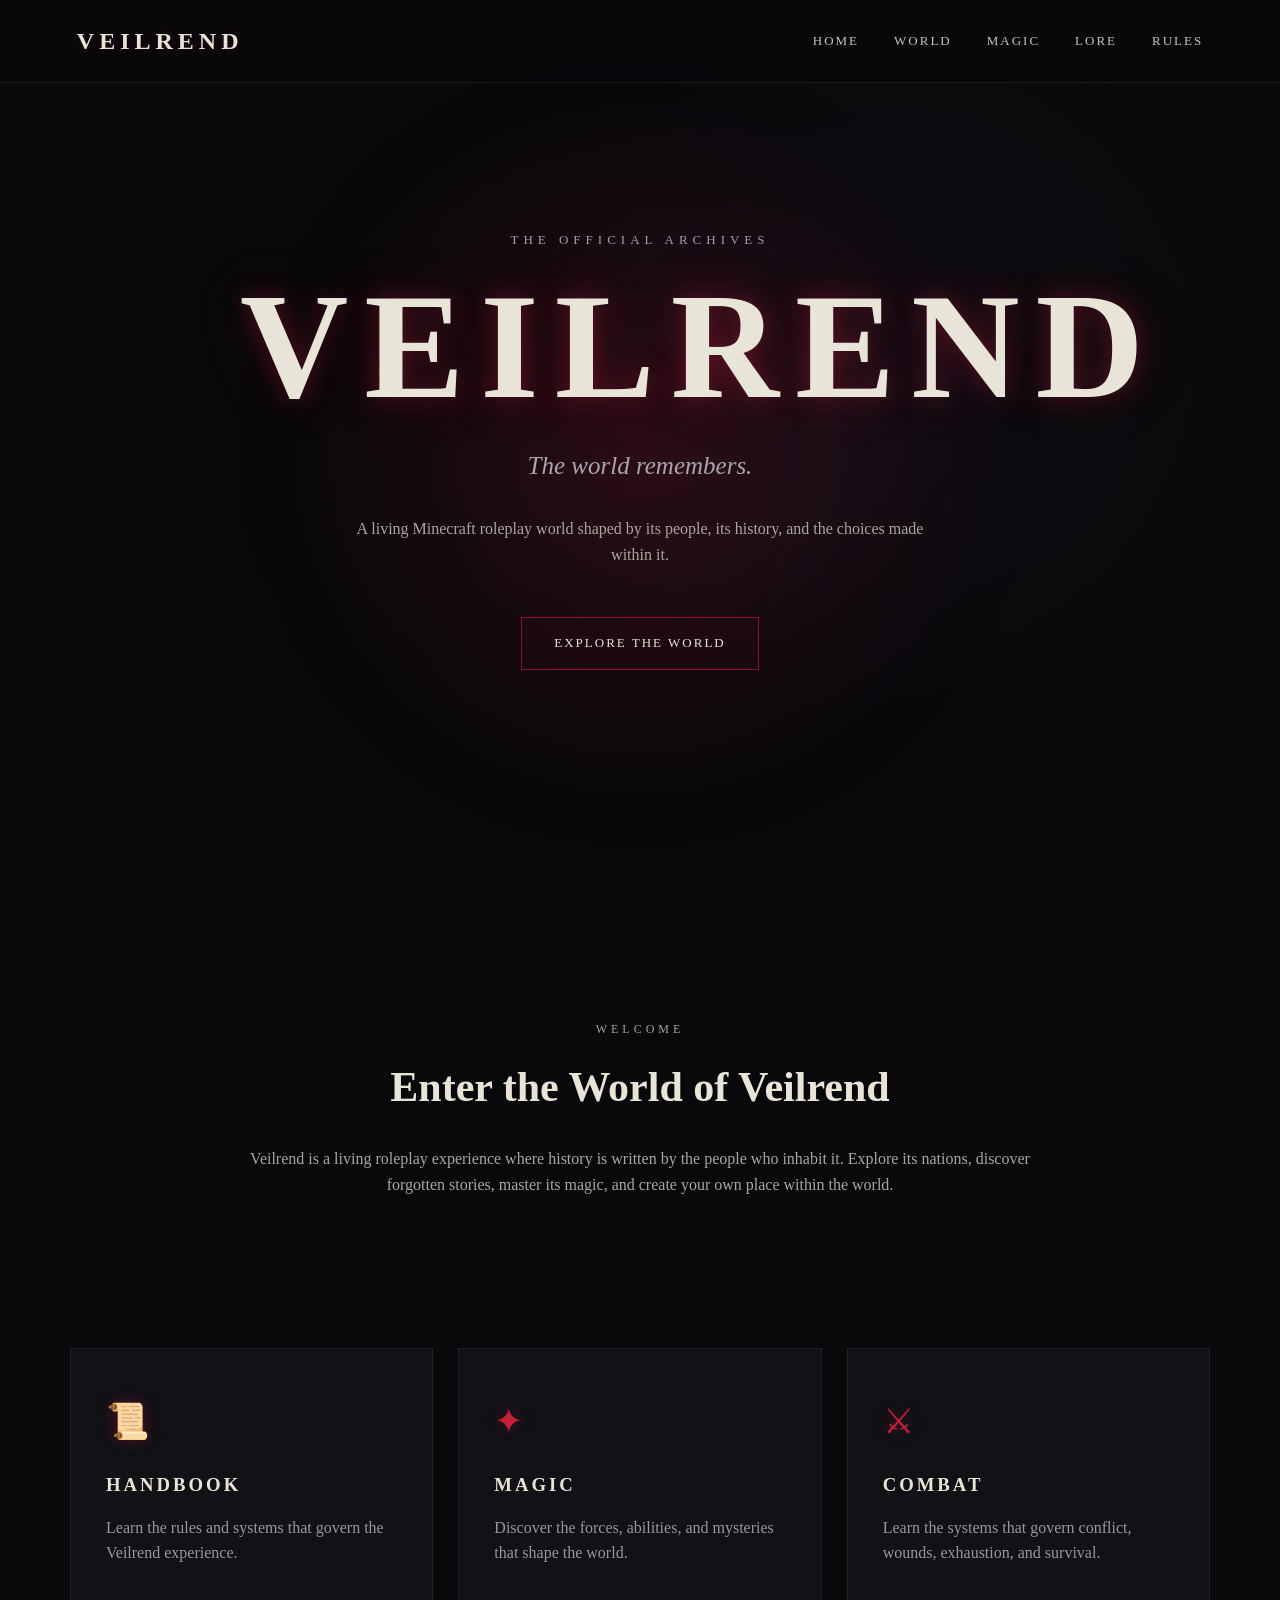
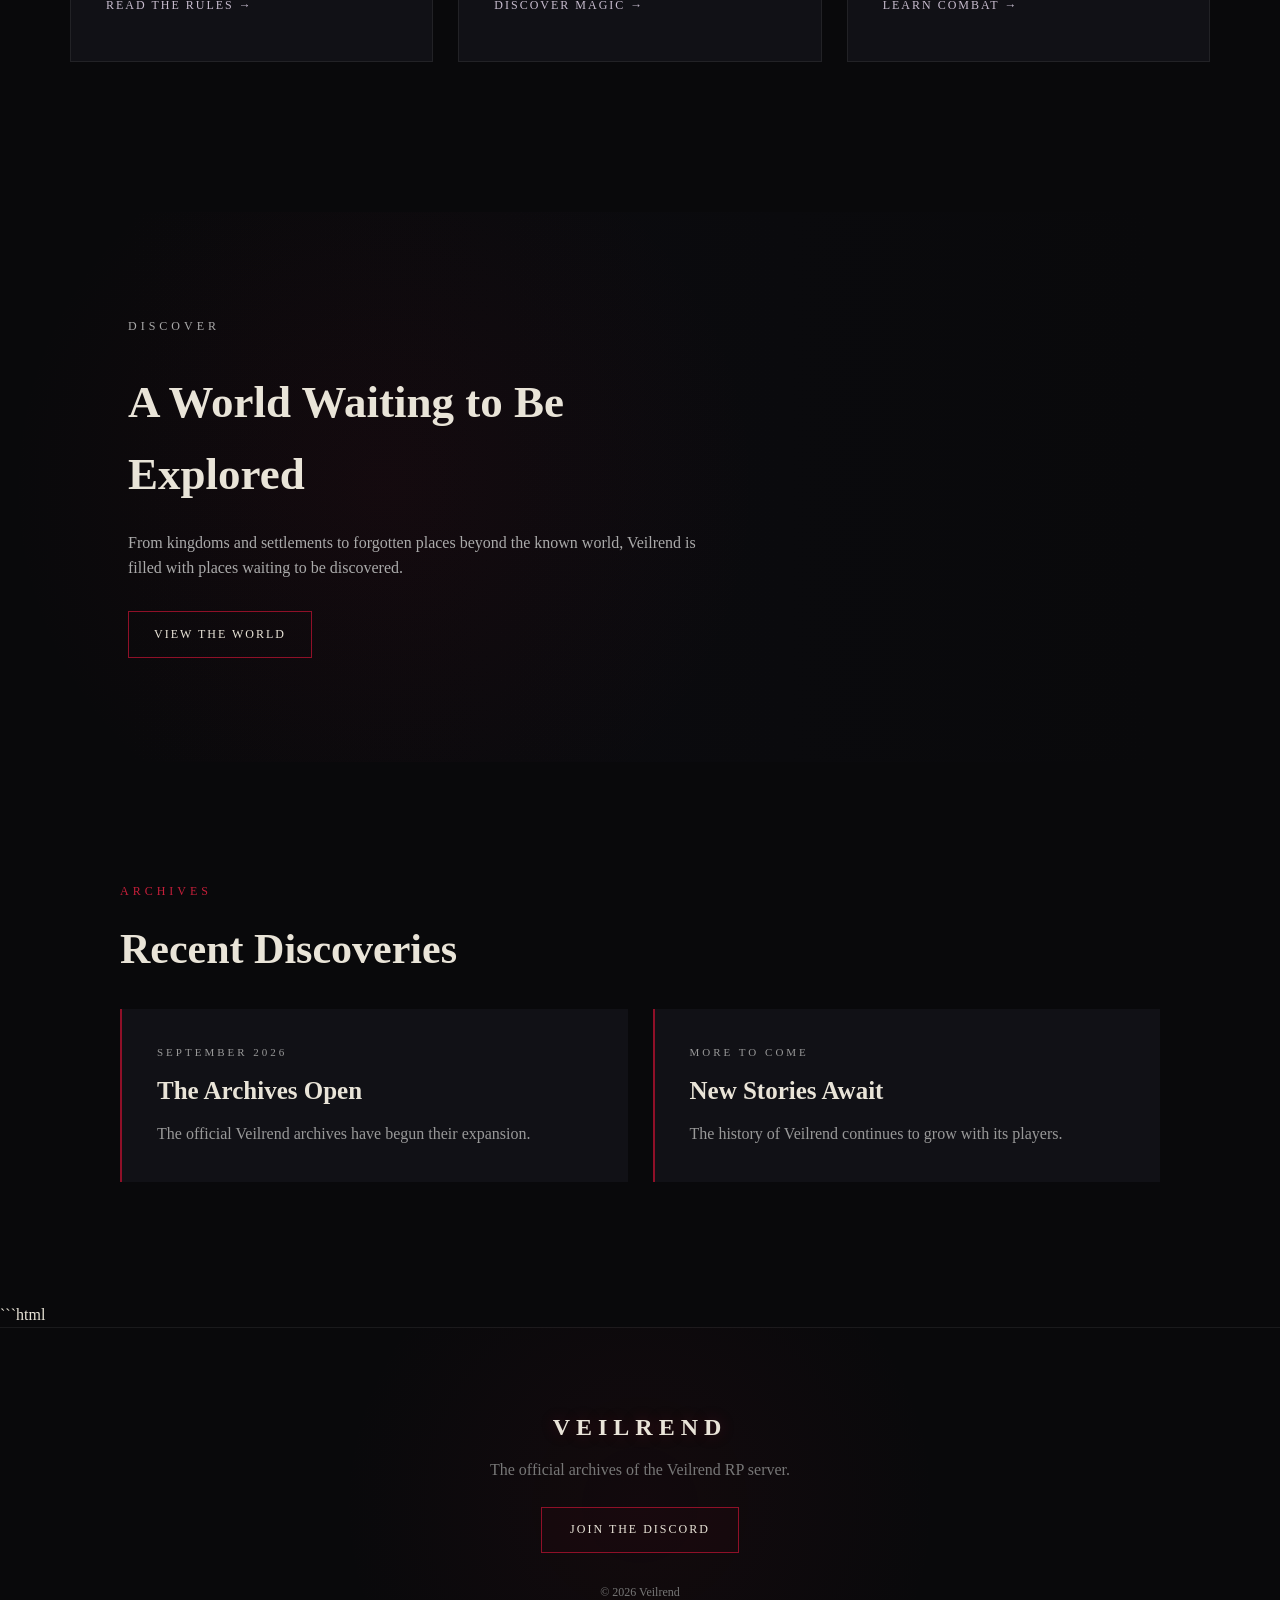
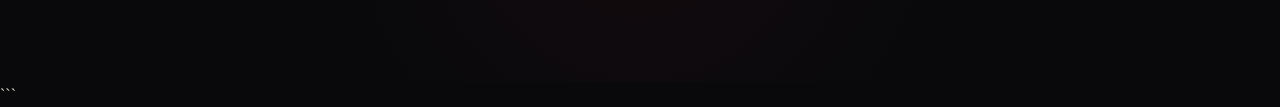
<file: index.html>
<!DOCTYPE html>
<html lang="en">

<head>
    <meta charset="UTF-8">

    <meta name="viewport" content="width=device-width, initial-scale=1.0">

    <title>Veilrend — Official Archives</title>

    <link rel="stylesheet" href="style.css">
</head>


<body>

    <!-- NAVIGATION -->

    <nav class="navbar">

        <div class="logo">
            VEILREND
        </div>

        <div class="nav-links">

            <a href="index.html">Home</a>
            <a href="world.html">World</a>
            <a href="magic.html">Magic</a>
            <a href="lore.html">Lore</a>
            <a href="rules.html">Rules</a>

        </div>

    </nav>


    <!-- HERO -->

    <section class="hero">

        <div class="hero-content">

            <p class="eyebrow">
                THE OFFICIAL ARCHIVES
            </p>

            <h1>
                VEILREND
            </h1>

            <p class="subtitle">
                The world remembers.
            </p>

            <p class="hero-description">
                A living Minecraft roleplay world shaped by
                its people, its history, and the choices made within it.
            </p>

            <a class="hero-button" href="world.html">
                EXPLORE THE WORLD
            </a>

        </div>

    </section>


    <!-- INTRODUCTION -->

    <section class="intro">

        <p class="section-label">
            WELCOME
        </p>

        <h2>
            Enter the World of Veilrend
        </h2>

        <p>
            Veilrend is a living roleplay experience where
            history is written by the people who inhabit it.
            Explore its nations, discover forgotten stories,
            master its magic, and create your own place within
            the world.
        </p>

    </section>


    <!-- FEATURE CARDS -->

    <section class="features">

        <div class="feature-card">

            <div class="feature-icon">
                📜
            </div>

            <h3>
                HANDBOOK
            </h3>

            <p>
                Learn the rules and systems that govern
                the Veilrend experience.
            </p>

            <a href="rules.html">
                READ THE RULES →
            </a>

        </div>


        <div class="feature-card">

            <div class="feature-icon">
                ✦
            </div>

            <h3>
                MAGIC
            </h3>

            <p>
                Discover the forces, abilities, and mysteries
                that shape the world.
            </p>

            <a href="magic.html">
                DISCOVER MAGIC →
            </a>

        </div>


        <div class="feature-card">

            <div class="feature-icon">
                ⚔
            </div>

            <h3>
                COMBAT
            </h3>

            <p>
                Learn the systems that govern conflict,
                wounds, exhaustion, and survival.
            </p>

            <a href="combat.html">
                LEARN COMBAT →
            </a>

        </div>

    </section>


    <!-- WORLD -->

    <section class="world-section">

        <div class="world-content">

            <p class="section-label">
                DISCOVER
            </p>

            <h2>
                A World Waiting to Be Explored
            </h2>

            <p>
                From kingdoms and settlements to forgotten
                places beyond the known world, Veilrend is
                filled with places waiting to be discovered.
            </p>

            <a class="outline-button" href="world.html">
                VIEW THE WORLD
            </a>

        </div>

    </section>


    <!-- NEWS -->

    <section class="news">

        <p class="section-label">
            ARCHIVES
        </p>

        <h2>
            Recent Discoveries
        </h2>


        <div class="news-grid">

            <div class="news-card">

                <p class="news-date">
                    SEPTEMBER 2026
                </p>

                <h3>
                    The Archives Open
                </h3>

                <p>
                    The official Veilrend archives have begun
                    their expansion.
                </p>

            </div>


            <div class="news-card">

                <p class="news-date">
                    MORE TO COME
                </p>

                <h3>
                    New Stories Await
                </h3>

                <p>
                    The history of Veilrend continues to grow
                    with its players.
                </p>

            </div>

        </div>

    </section>


```html
<!-- FOOTER -->

<footer>

    <h2>
        VEILREND
    </h2>

    <p>
        The official archives of the Veilrend RP server.
    </p>

    <a class="discord-footer"
       href="https://discord.gg/nhvSPFQ9S"
       target="_blank"
       rel="noopener noreferrer">
        JOIN THE DISCORD
    </a>

    <p class="copyright">
        © 2026 Veilrend
    </p>

</footer>
```


</body>

</html>
</file>
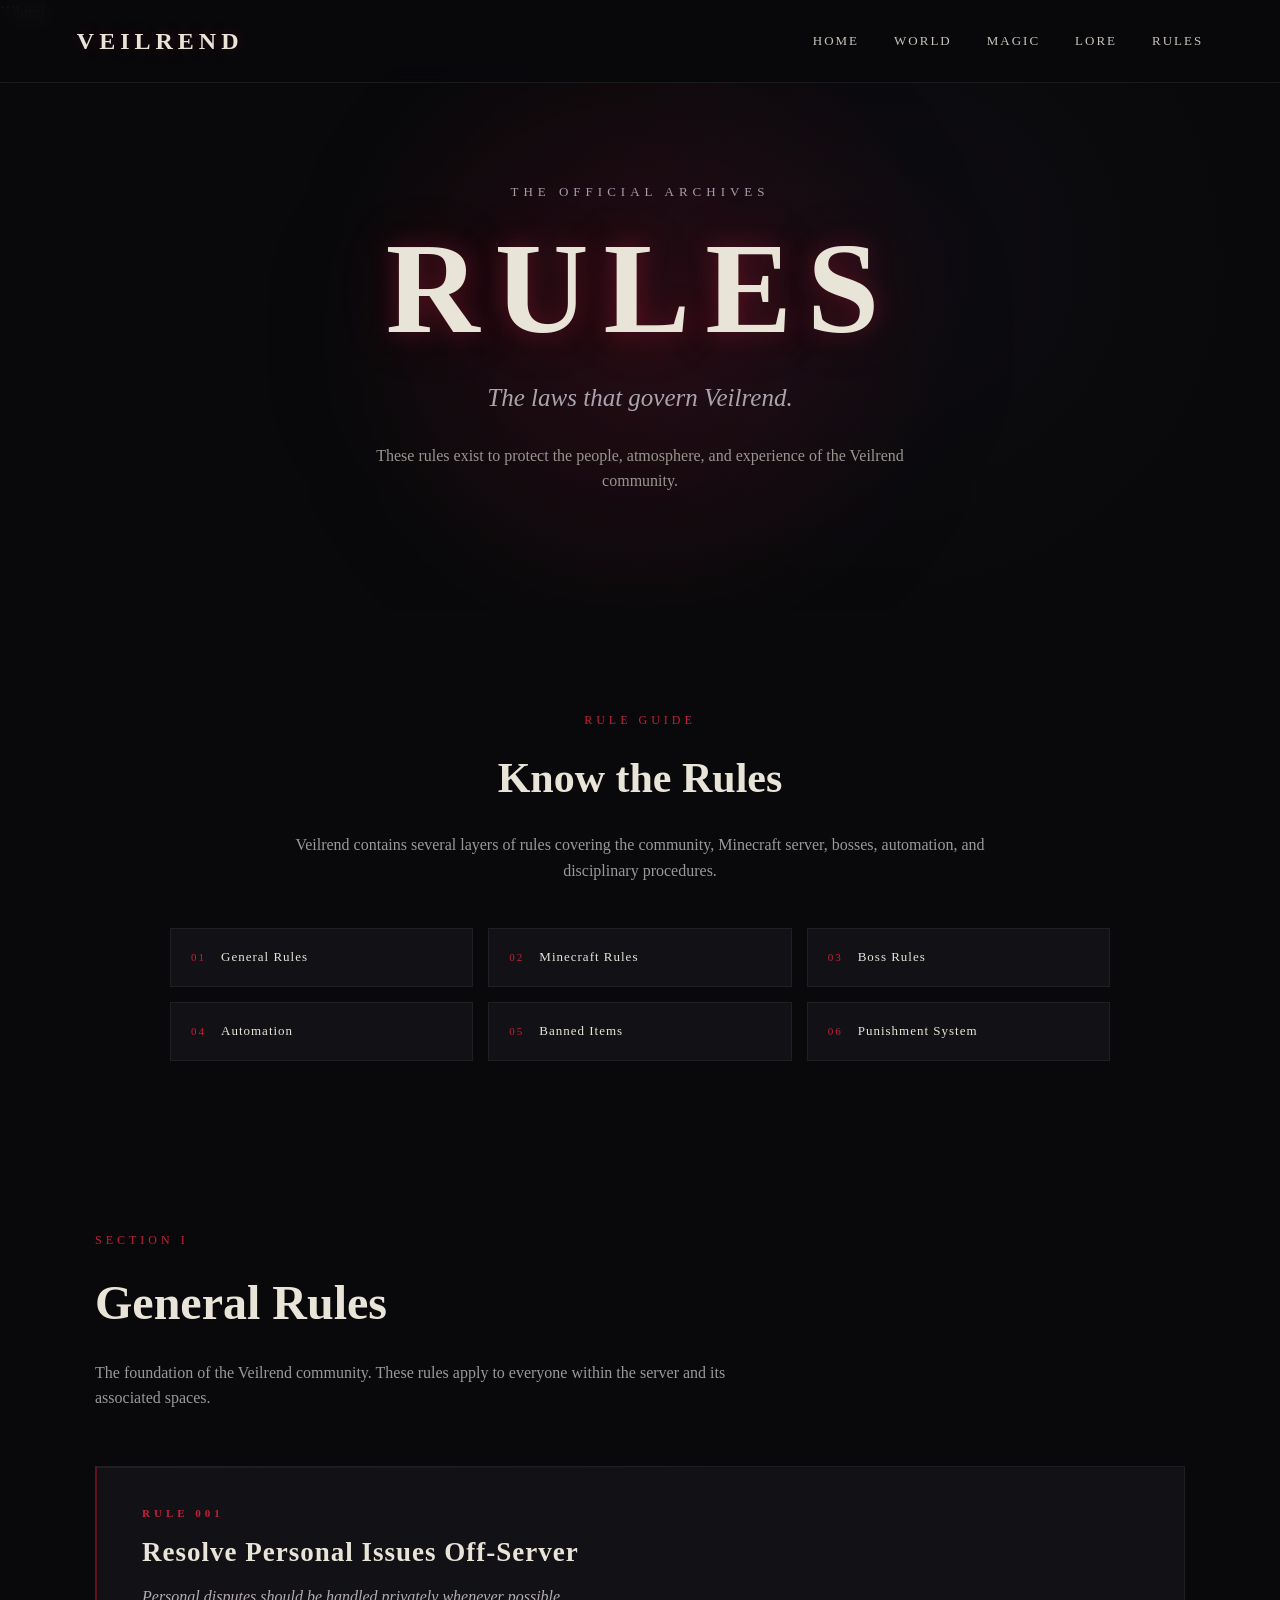
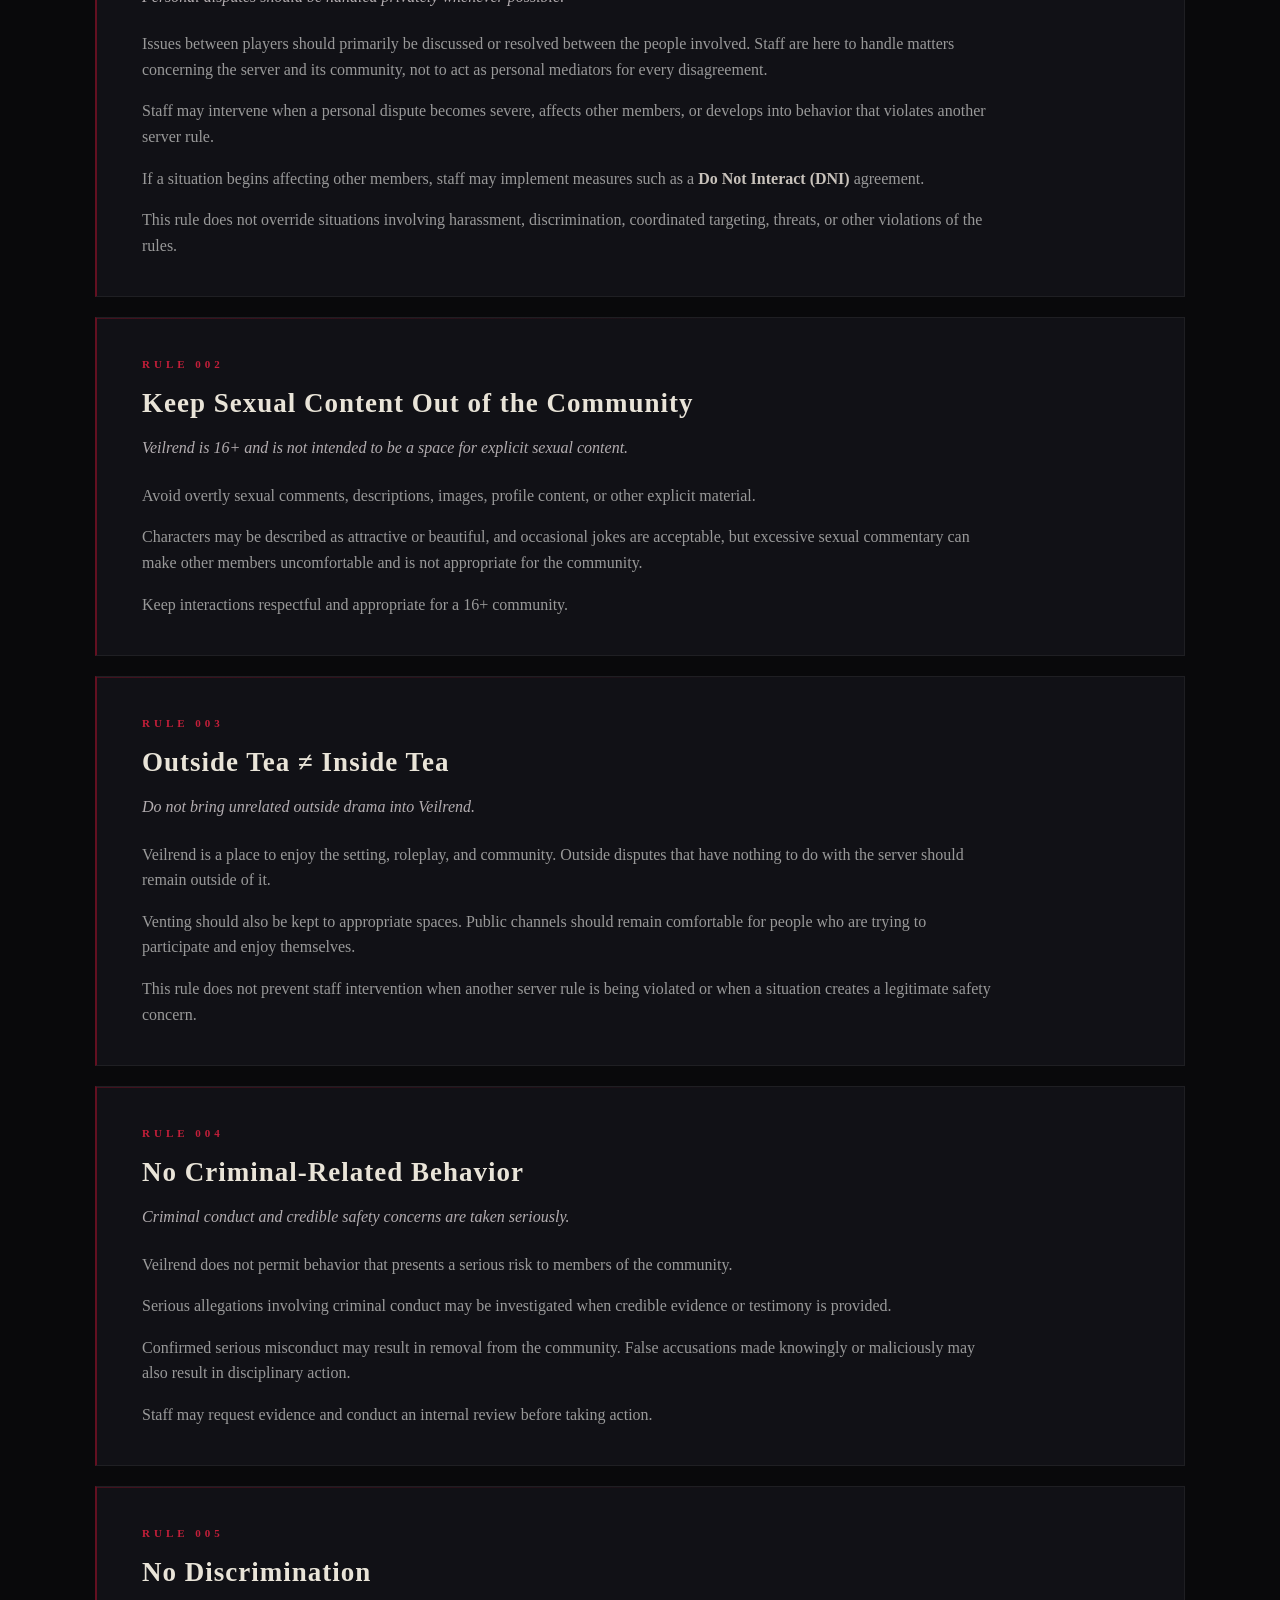
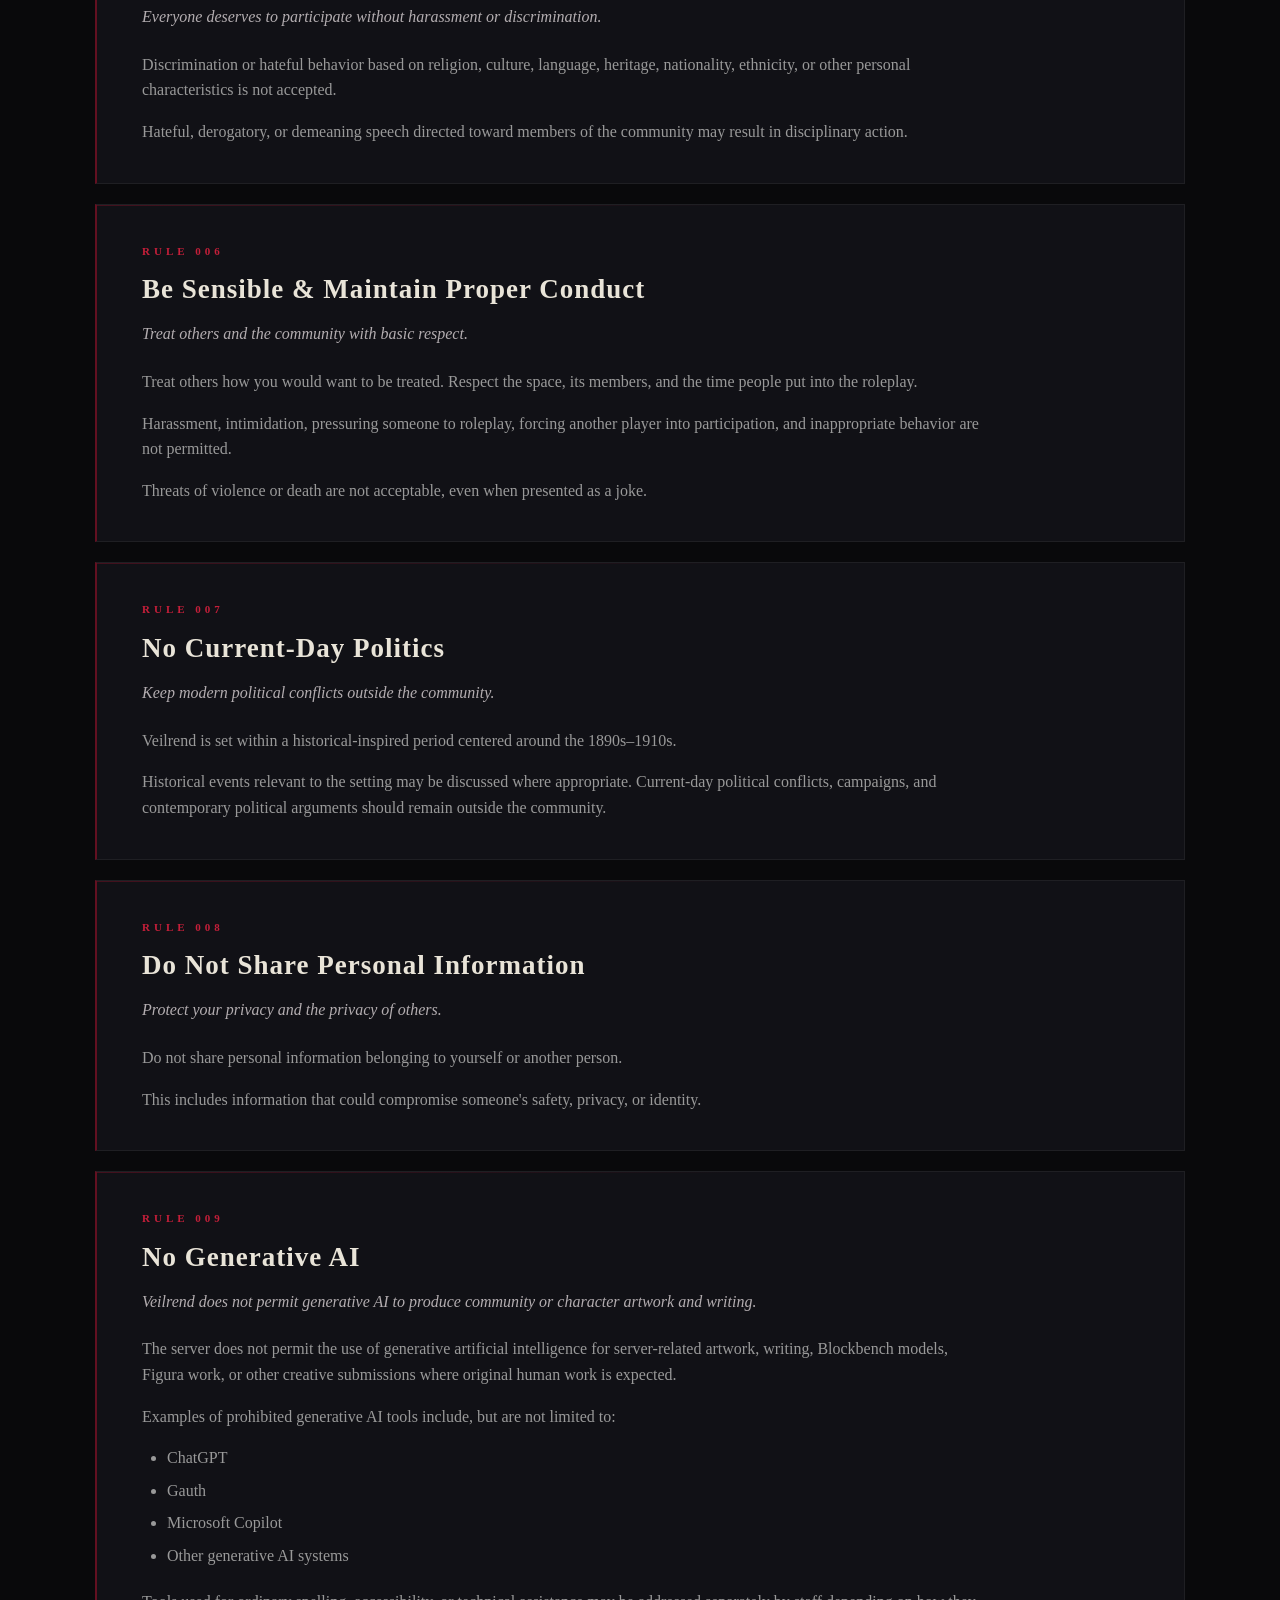
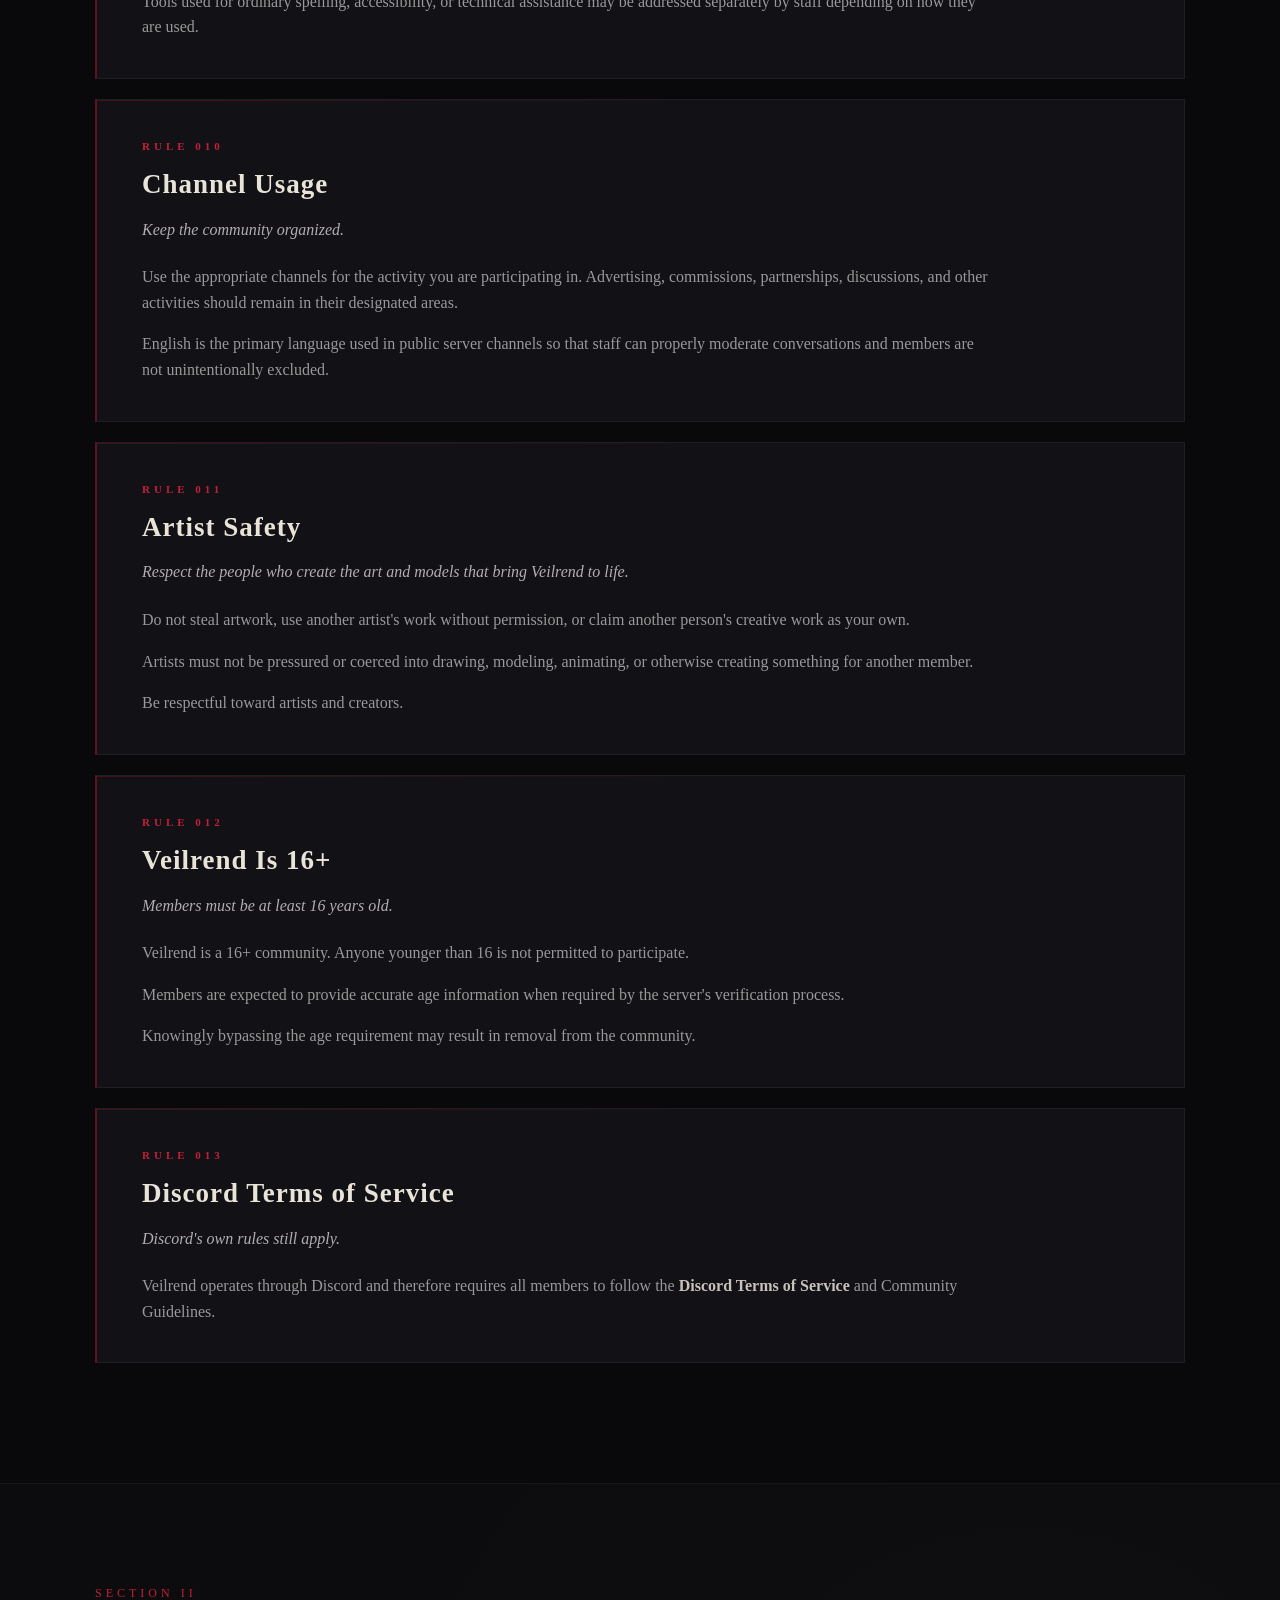
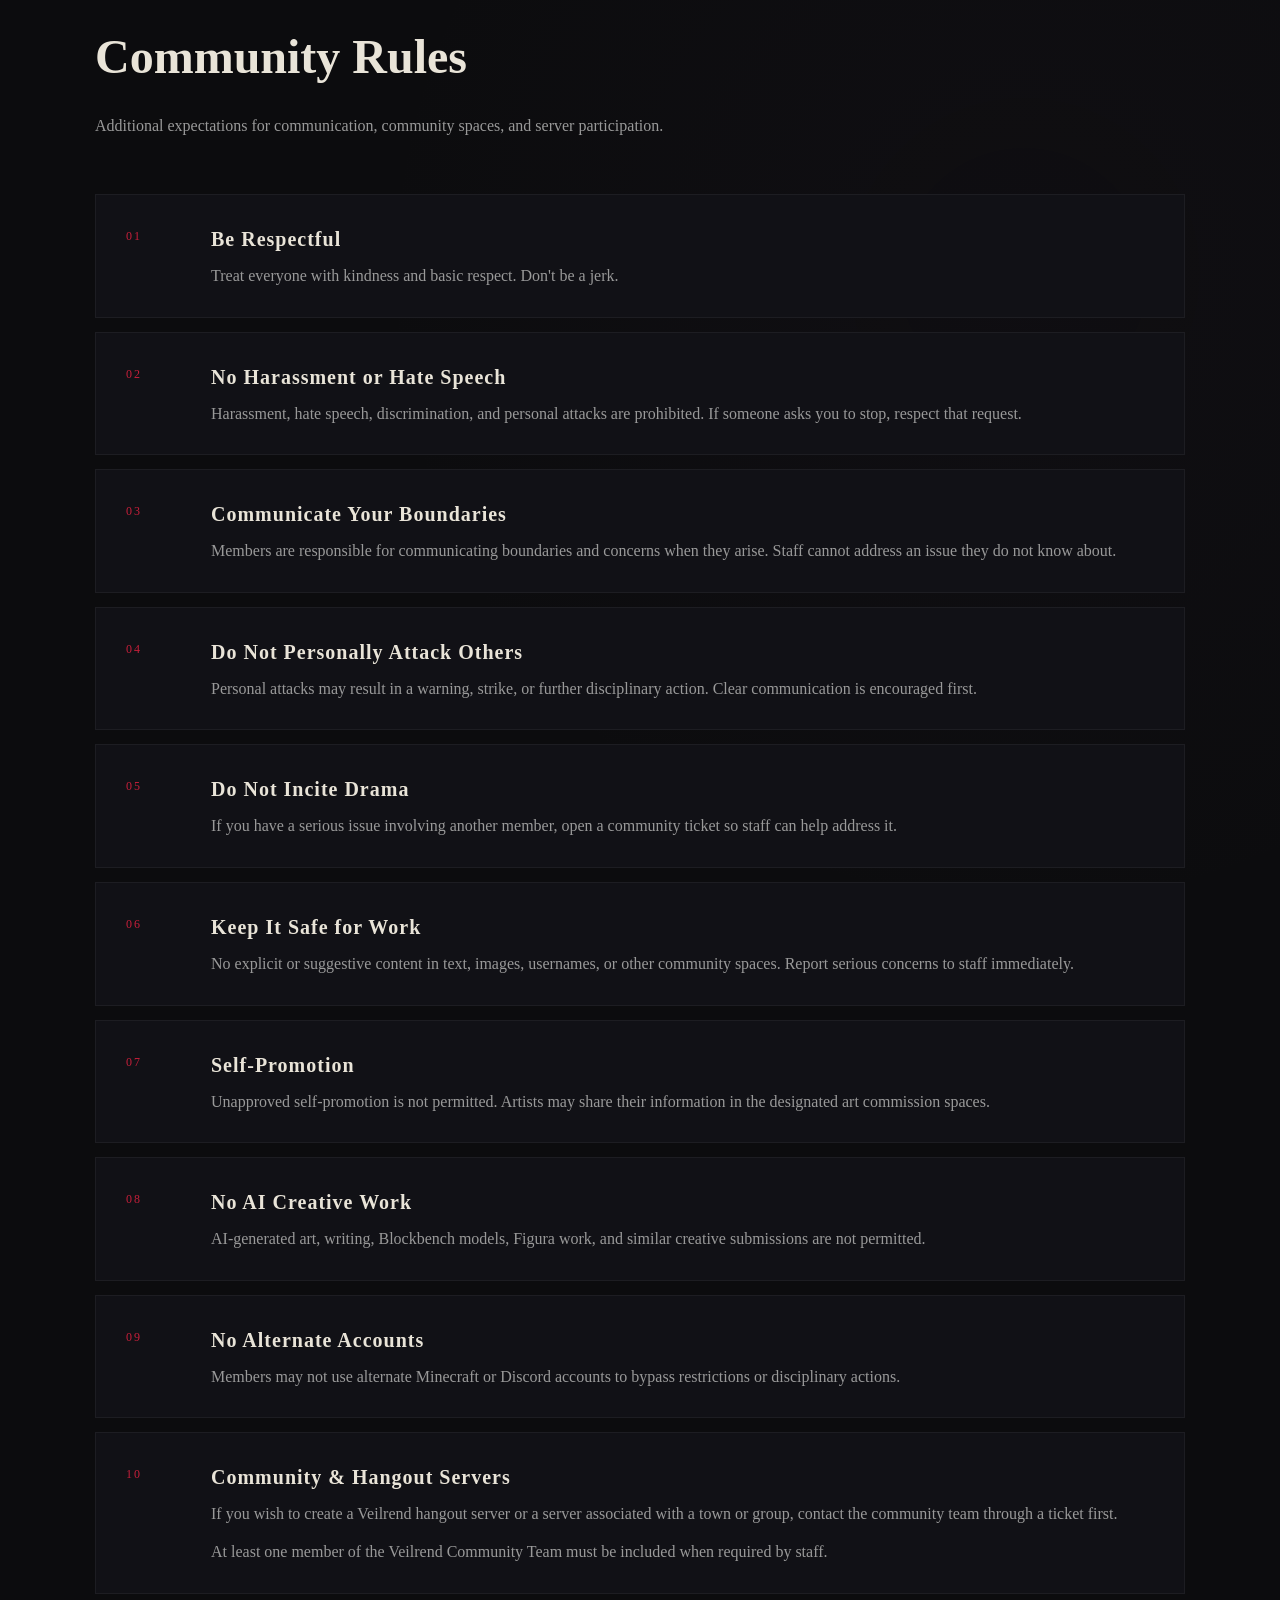
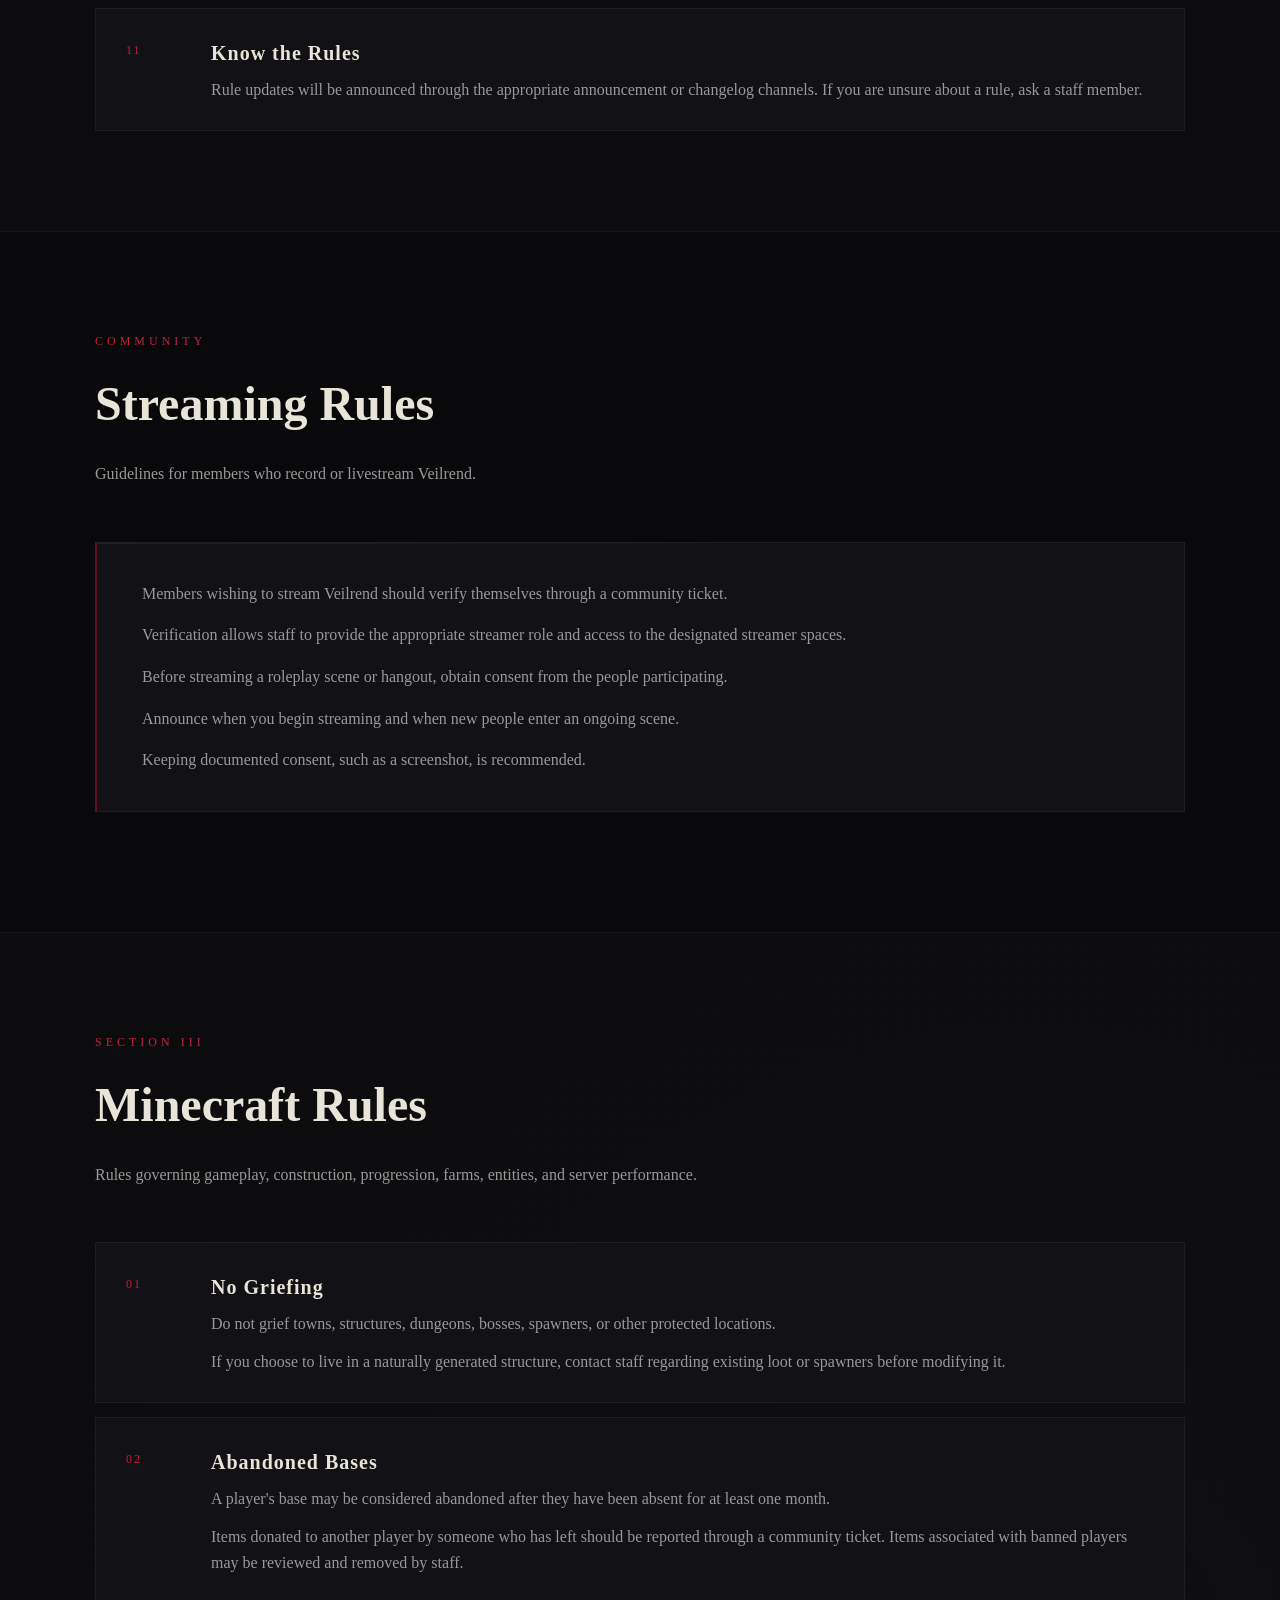
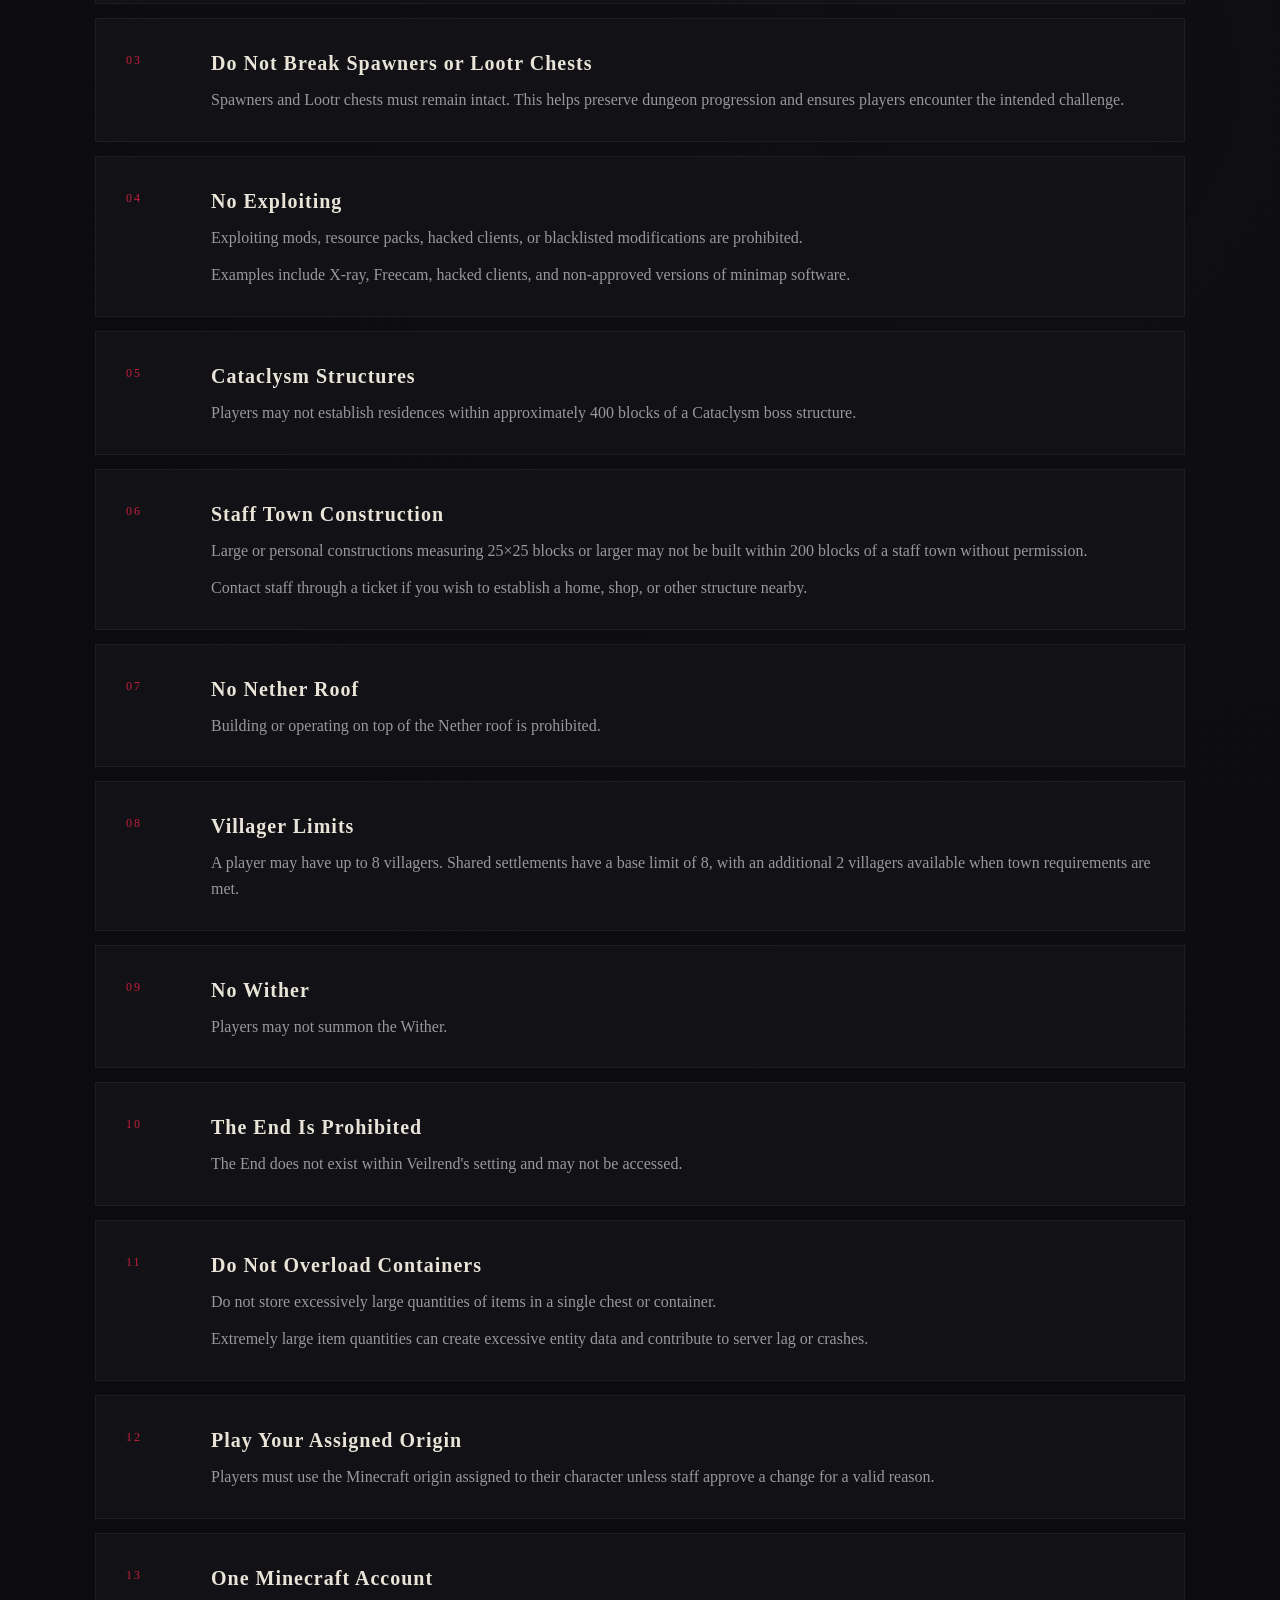
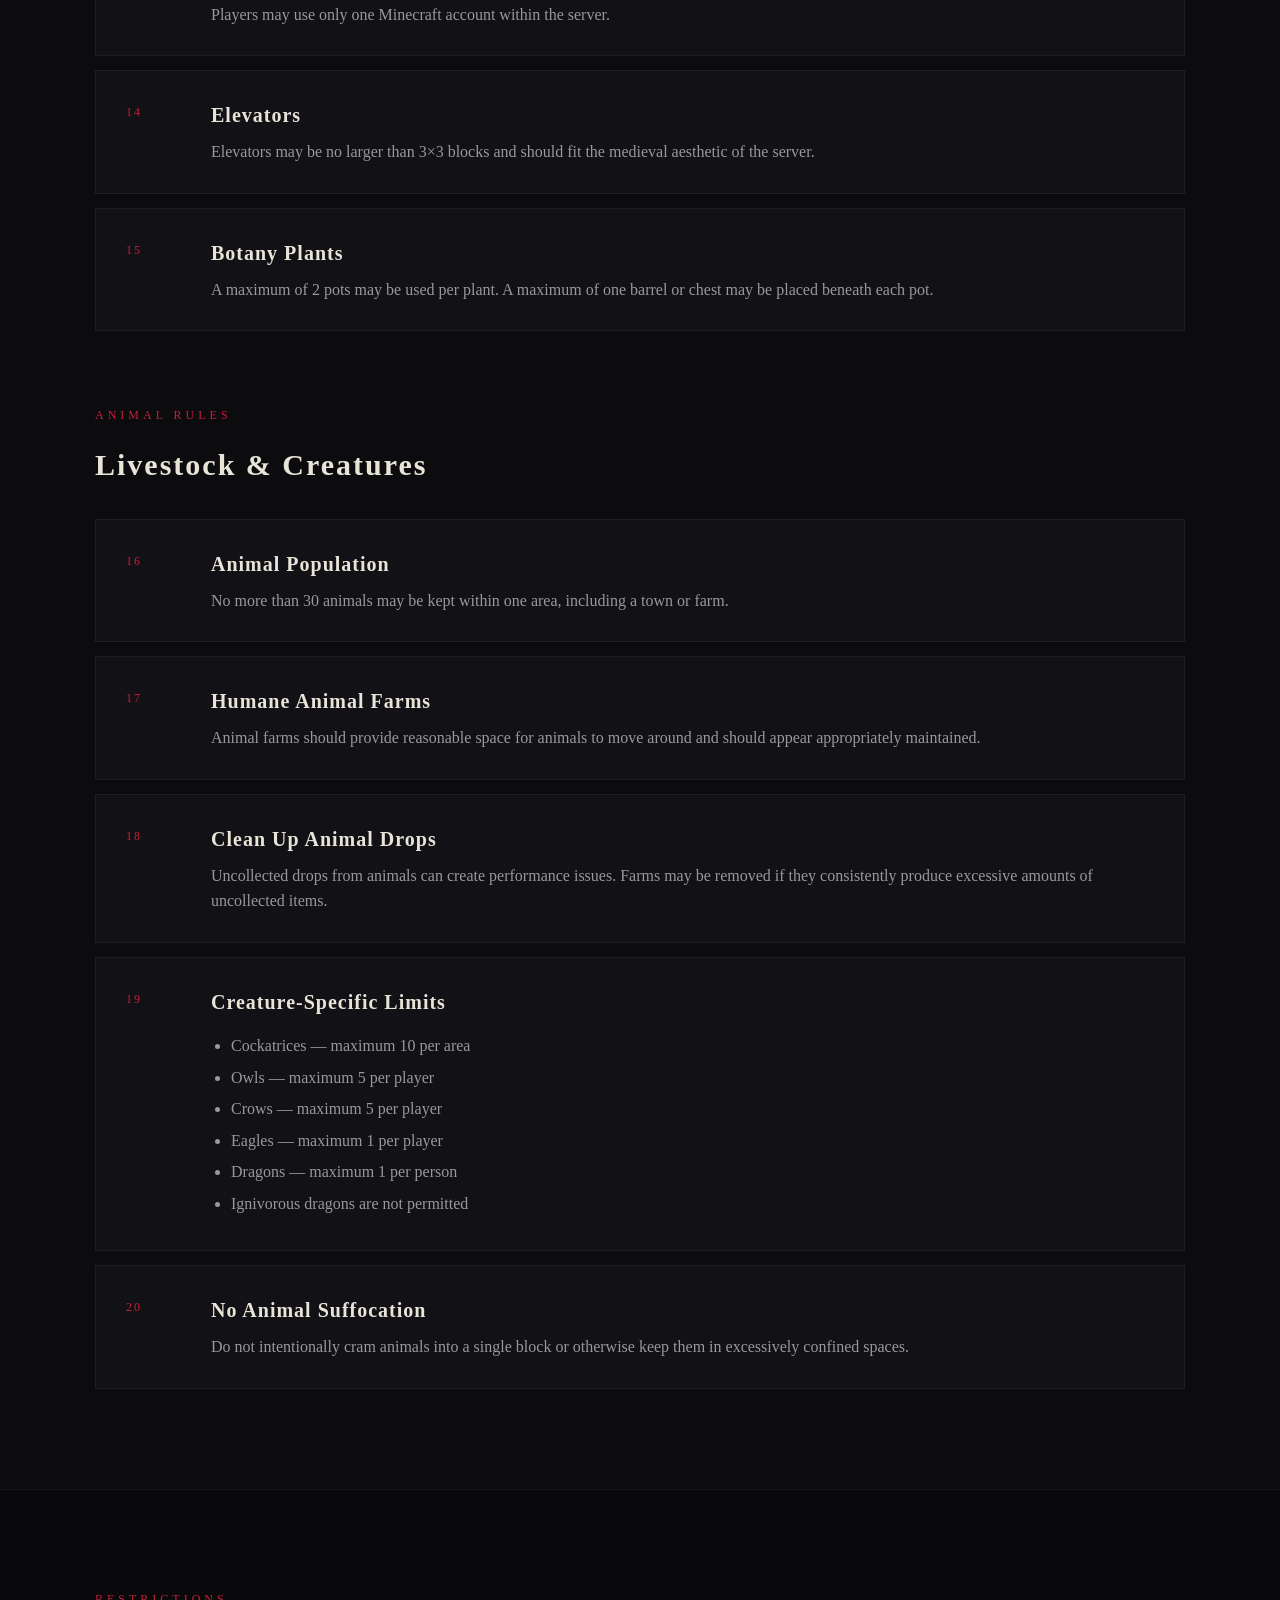
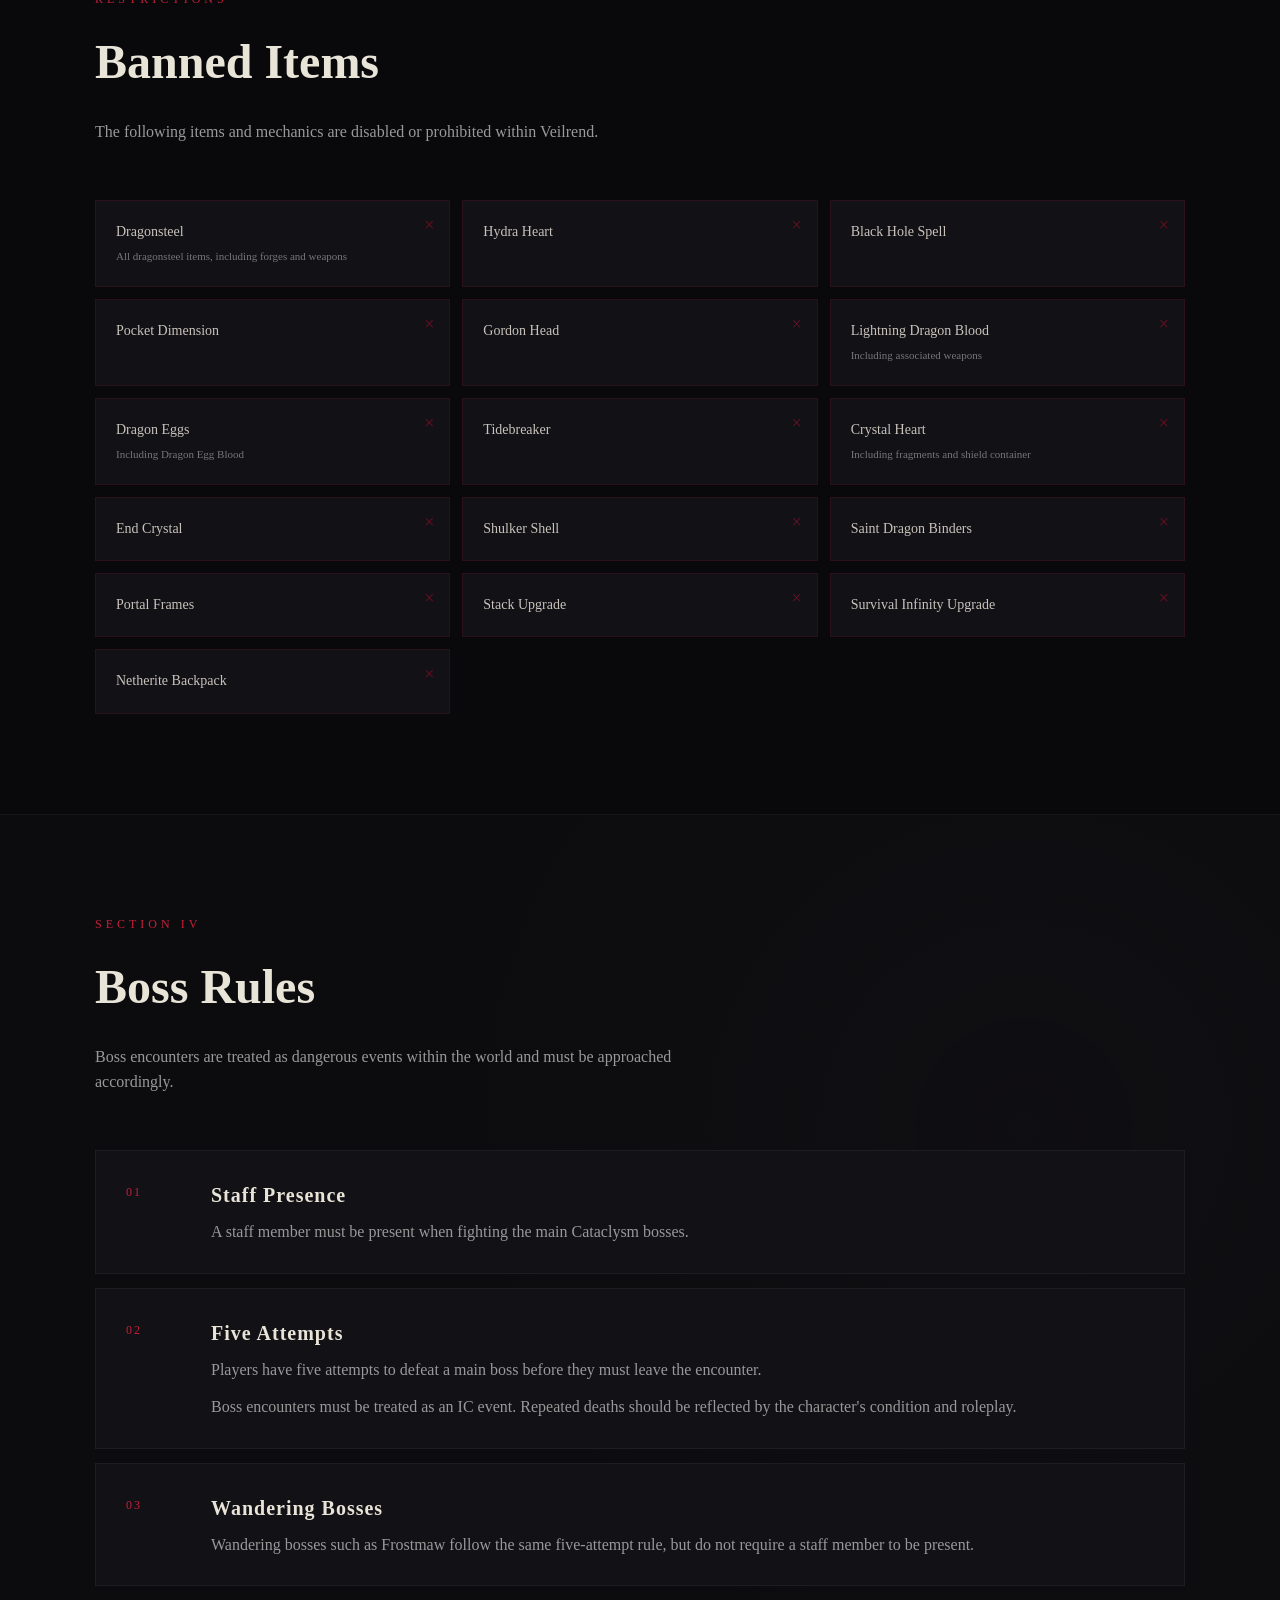
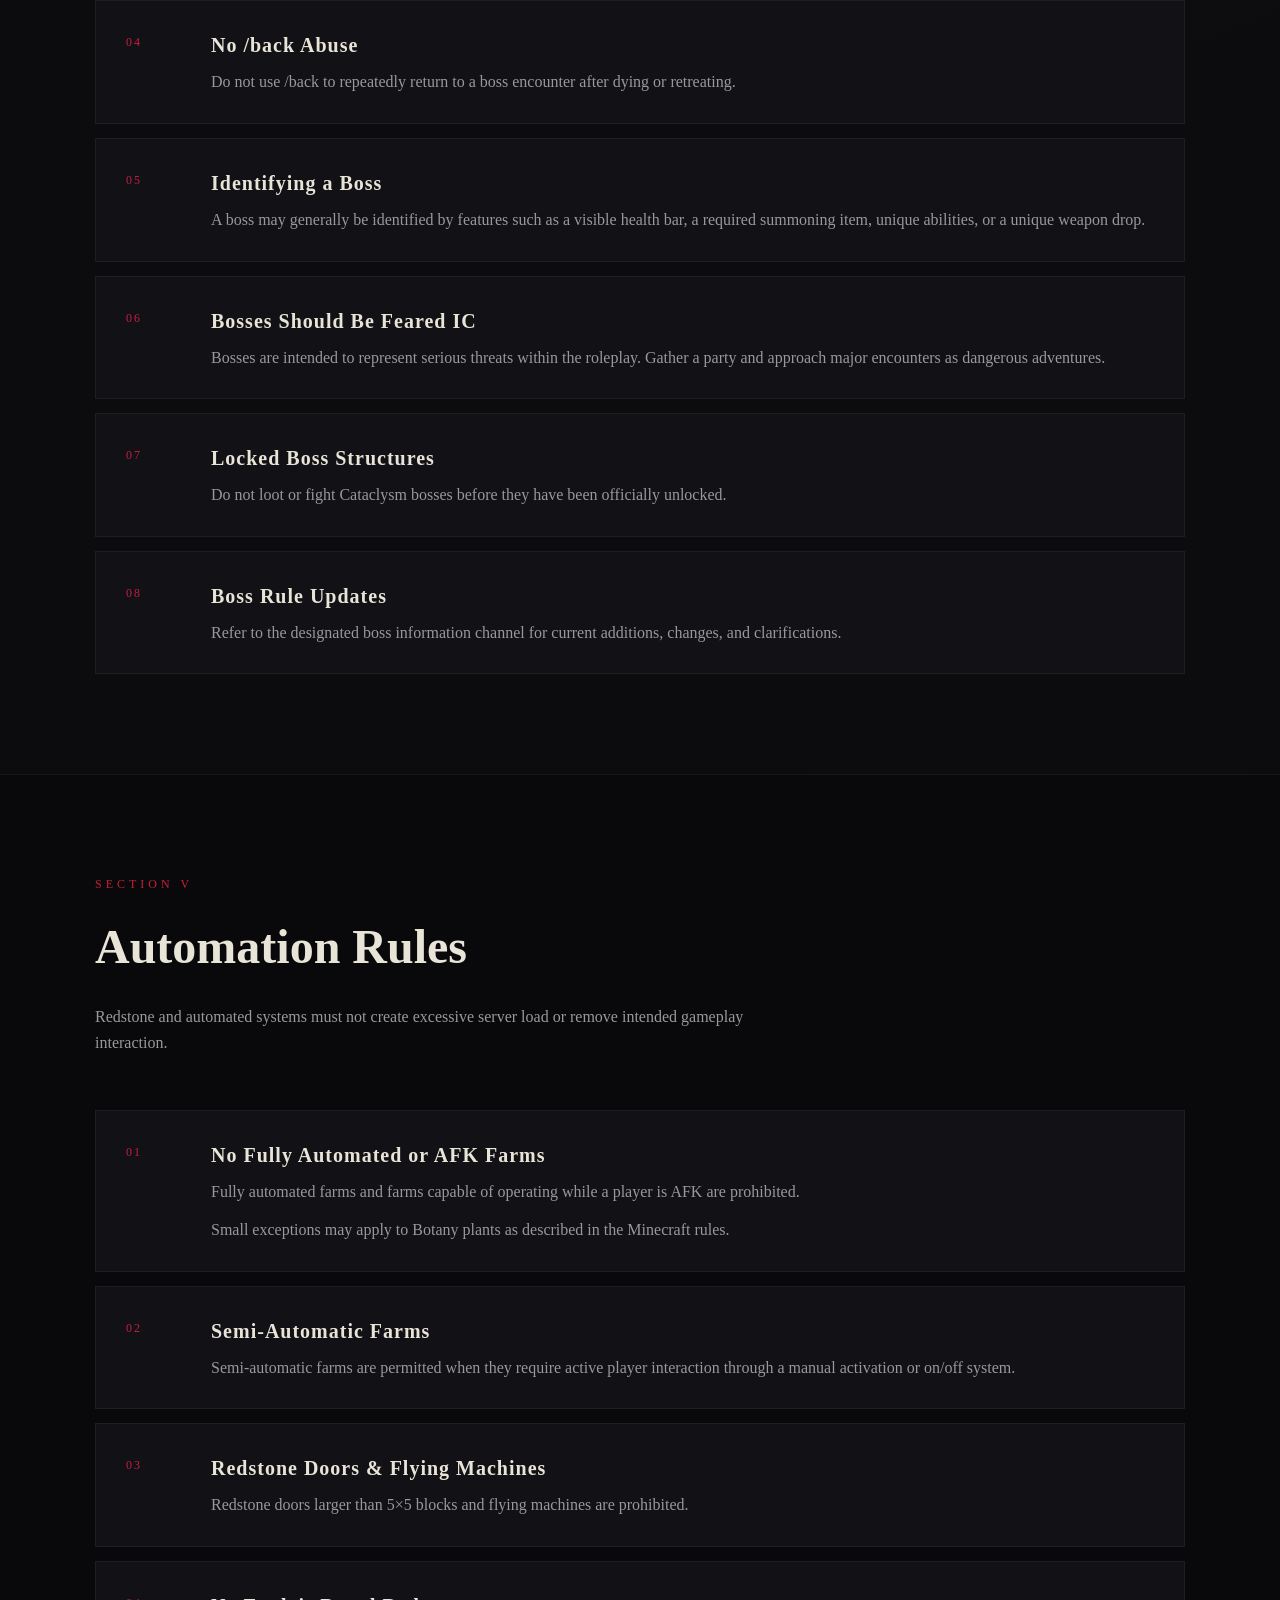
<file: rules.html>
```html
<!DOCTYPE html>
<html lang="en">

<head>

    <meta charset="UTF-8">

    <meta name="viewport" content="width=device-width, initial-scale=1.0">

    <title>Veilrend — Rules & Regulations</title>

    <link rel="stylesheet" href="style.css">

</head>


<body>


    <!-- NAVIGATION -->

    <nav class="navbar">

        <div class="logo">
            VEILREND
        </div>

        <div class="nav-links">

            <a href="index.html">Home</a>
            <a href="world.html">World</a>
            <a href="magic.html">Magic</a>
            <a href="lore.html">Lore</a>
            <a href="rules.html">Rules</a>

        </div>

    </nav>



    <!-- RULES HERO -->

    <section class="rules-hero">

        <div class="rules-hero-content">

            <p class="eyebrow">
                THE OFFICIAL ARCHIVES
            </p>

            <h1>
                RULES
            </h1>

            <p class="rules-subtitle">
                The laws that govern Veilrend.
            </p>

            <p class="rules-introduction">
                These rules exist to protect the people, atmosphere,
                and experience of the Veilrend community.
            </p>

        </div>

    </section>



    <!-- RULES NAVIGATION -->

    <section class="rules-index">

        <p class="section-label">
            RULE GUIDE
        </p>

        <h2>
            Know the Rules
        </h2>

        <p>
            Veilrend contains several layers of rules covering the
            community, Minecraft server, bosses, automation, and
            disciplinary procedures.
        </p>


        <div class="rules-index-grid">

            <a href="#general-rules">
                <span>01</span>
                General Rules
            </a>

            <a href="#minecraft-rules">
                <span>02</span>
                Minecraft Rules
            </a>

            <a href="#boss-rules">
                <span>03</span>
                Boss Rules
            </a>

            <a href="#automation-rules">
                <span>04</span>
                Automation
            </a>

            <a href="#banned-items">
                <span>05</span>
                Banned Items
            </a>

            <a href="#punishment-system">
                <span>06</span>
                Punishment System
            </a>

        </div>

    </section>



    <!-- GENERAL RULES -->

    <section class="rules-section" id="general-rules">

        <div class="rules-section-heading">

            <p class="section-label">
                SECTION I
            </p>

            <h2>
                General Rules
            </h2>

            <p>
                The foundation of the Veilrend community.
                These rules apply to everyone within the server
                and its associated spaces.
            </p>

        </div>



        <!-- RULE 001 -->

        <article class="rule-card">

            <div class="rule-number">
                RULE 001
            </div>

            <h3>
                Resolve Personal Issues Off-Server
            </h3>

            <p class="rule-summary">
                Personal disputes should be handled privately
                whenever possible.
            </p>

            <div class="rule-body">

                <p>
                    Issues between players should primarily be
                    discussed or resolved between the people involved.
                    Staff are here to handle matters concerning the
                    server and its community, not to act as personal
                    mediators for every disagreement.
                </p>

                <p>
                    Staff may intervene when a personal dispute becomes
                    severe, affects other members, or develops into
                    behavior that violates another server rule.
                </p>

                <p>
                    If a situation begins affecting other members,
                    staff may implement measures such as a
                    <strong>Do Not Interact (DNI)</strong> agreement.
                </p>

                <p>
                    This rule does not override situations involving
                    harassment, discrimination, coordinated targeting,
                    threats, or other violations of the rules.
                </p>

            </div>

        </article>



        <!-- RULE 002 -->

        <article class="rule-card">

            <div class="rule-number">
                RULE 002
            </div>

            <h3>
                Keep Sexual Content Out of the Community
            </h3>

            <p class="rule-summary">
                Veilrend is 16+ and is not intended to be a space
                for explicit sexual content.
            </p>

            <div class="rule-body">

                <p>
                    Avoid overtly sexual comments, descriptions,
                    images, profile content, or other explicit material.
                </p>

                <p>
                    Characters may be described as attractive or
                    beautiful, and occasional jokes are acceptable,
                    but excessive sexual commentary can make other
                    members uncomfortable and is not appropriate for
                    the community.
                </p>

                <p>
                    Keep interactions respectful and appropriate
                    for a 16+ community.
                </p>

            </div>

        </article>



        <!-- RULE 003 -->

        <article class="rule-card">

            <div class="rule-number">
                RULE 003
            </div>

            <h3>
                Outside Tea ≠ Inside Tea
            </h3>

            <p class="rule-summary">
                Do not bring unrelated outside drama into Veilrend.
            </p>

            <div class="rule-body">

                <p>
                    Veilrend is a place to enjoy the setting, roleplay,
                    and community. Outside disputes that have nothing
                    to do with the server should remain outside of it.
                </p>

                <p>
                    Venting should also be kept to appropriate spaces.
                    Public channels should remain comfortable for people
                    who are trying to participate and enjoy themselves.
                </p>

                <p>
                    This rule does not prevent staff intervention when
                    another server rule is being violated or when a
                    situation creates a legitimate safety concern.
                </p>

            </div>

        </article>



        <!-- RULE 004 -->

        <article class="rule-card">

            <div class="rule-number">
                RULE 004
            </div>

            <h3>
                No Criminal-Related Behavior
            </h3>

            <p class="rule-summary">
                Criminal conduct and credible safety concerns are
                taken seriously.
            </p>

            <div class="rule-body">

                <p>
                    Veilrend does not permit behavior that presents
                    a serious risk to members of the community.
                </p>

                <p>
                    Serious allegations involving criminal conduct
                    may be investigated when credible evidence or
                    testimony is provided.
                </p>

                <p>
                    Confirmed serious misconduct may result in removal
                    from the community. False accusations made knowingly
                    or maliciously may also result in disciplinary action.
                </p>

                <p>
                    Staff may request evidence and conduct an internal
                    review before taking action.
                </p>

            </div>

        </article>



        <!-- RULE 005 -->

        <article class="rule-card">

            <div class="rule-number">
                RULE 005
            </div>

            <h3>
                No Discrimination
            </h3>

            <p class="rule-summary">
                Everyone deserves to participate without harassment
                or discrimination.
            </p>

            <div class="rule-body">

                <p>
                    Discrimination or hateful behavior based on religion,
                    culture, language, heritage, nationality, ethnicity,
                    or other personal characteristics is not accepted.
                </p>

                <p>
                    Hateful, derogatory, or demeaning speech directed
                    toward members of the community may result in
                    disciplinary action.
                </p>

            </div>

        </article>



        <!-- RULE 006 -->

        <article class="rule-card">

            <div class="rule-number">
                RULE 006
            </div>

            <h3>
                Be Sensible & Maintain Proper Conduct
            </h3>

            <p class="rule-summary">
                Treat others and the community with basic respect.
            </p>

            <div class="rule-body">

                <p>
                    Treat others how you would want to be treated.
                    Respect the space, its members, and the time people
                    put into the roleplay.
                </p>

                <p>
                    Harassment, intimidation, pressuring someone to
                    roleplay, forcing another player into participation,
                    and inappropriate behavior are not permitted.
                </p>

                <p>
                    Threats of violence or death are not acceptable,
                    even when presented as a joke.
                </p>

            </div>

        </article>



        <!-- RULE 007 -->

        <article class="rule-card">

            <div class="rule-number">
                RULE 007
            </div>

            <h3>
                No Current-Day Politics
            </h3>

            <p class="rule-summary">
                Keep modern political conflicts outside the community.
            </p>

            <div class="rule-body">

                <p>
                    Veilrend is set within a historical-inspired period
                    centered around the 1890s–1910s.
                </p>

                <p>
                    Historical events relevant to the setting may be
                    discussed where appropriate. Current-day political
                    conflicts, campaigns, and contemporary political
                    arguments should remain outside the community.
                </p>

            </div>

        </article>



        <!-- RULE 008 -->

        <article class="rule-card">

            <div class="rule-number">
                RULE 008
            </div>

            <h3>
                Do Not Share Personal Information
            </h3>

            <p class="rule-summary">
                Protect your privacy and the privacy of others.
            </p>

            <div class="rule-body">

                <p>
                    Do not share personal information belonging to
                    yourself or another person.
                </p>

                <p>
                    This includes information that could compromise
                    someone's safety, privacy, or identity.
                </p>

            </div>

        </article>



        <!-- RULE 009 -->

        <article class="rule-card">

            <div class="rule-number">
                RULE 009
            </div>

            <h3>
                No Generative AI
            </h3>

            <p class="rule-summary">
                Veilrend does not permit generative AI to produce
                community or character artwork and writing.
            </p>

            <div class="rule-body">

                <p>
                    The server does not permit the use of generative
                    artificial intelligence for server-related artwork,
                    writing, Blockbench models, Figura work, or other
                    creative submissions where original human work
                    is expected.
                </p>

                <p>
                    Examples of prohibited generative AI tools include,
                    but are not limited to:
                </p>

                <ul>
                    <li>ChatGPT</li>
                    <li>Gauth</li>
                    <li>Microsoft Copilot</li>
                    <li>Other generative AI systems</li>
                </ul>

                <p>
                    Tools used for ordinary spelling, accessibility,
                    or technical assistance may be addressed separately
                    by staff depending on how they are used.
                </p>

            </div>

        </article>



        <!-- RULE 010 -->

        <article class="rule-card">

            <div class="rule-number">
                RULE 010
            </div>

            <h3>
                Channel Usage
            </h3>

            <p class="rule-summary">
                Keep the community organized.
            </p>

            <div class="rule-body">

                <p>
                    Use the appropriate channels for the activity you
                    are participating in. Advertising, commissions,
                    partnerships, discussions, and other activities
                    should remain in their designated areas.
                </p>

                <p>
                    English is the primary language used in public
                    server channels so that staff can properly moderate
                    conversations and members are not unintentionally
                    excluded.
                </p>

            </div>

        </article>



        <!-- RULE 011 -->

        <article class="rule-card">

            <div class="rule-number">
                RULE 011
            </div>

            <h3>
                Artist Safety
            </h3>

            <p class="rule-summary">
                Respect the people who create the art and models
                that bring Veilrend to life.
            </p>

            <div class="rule-body">

                <p>
                    Do not steal artwork, use another artist's work
                    without permission, or claim another person's
                    creative work as your own.
                </p>

                <p>
                    Artists must not be pressured or coerced into
                    drawing, modeling, animating, or otherwise creating
                    something for another member.
                </p>

                <p>
                    Be respectful toward artists and creators.
                </p>

            </div>

        </article>



        <!-- RULE 012 -->

        <article class="rule-card">

            <div class="rule-number">
                RULE 012
            </div>

            <h3>
                Veilrend Is 16+
            </h3>

            <p class="rule-summary">
                Members must be at least 16 years old.
            </p>

            <div class="rule-body">

                <p>
                    Veilrend is a 16+ community. Anyone younger than
                    16 is not permitted to participate.
                </p>

                <p>
                    Members are expected to provide accurate age
                    information when required by the server's
                    verification process.
                </p>

                <p>
                    Knowingly bypassing the age requirement may result
                    in removal from the community.
                </p>

            </div>

        </article>



        <!-- RULE 013 -->

        <article class="rule-card">

            <div class="rule-number">
                RULE 013
            </div>

            <h3>
                Discord Terms of Service
            </h3>

            <p class="rule-summary">
                Discord's own rules still apply.
            </p>

            <div class="rule-body">

                <p>
                    Veilrend operates through Discord and therefore
                    requires all members to follow the
                    <strong>Discord Terms of Service</strong> and
                    Community Guidelines.
                </p>

            </div>

        </article>

    </section>



    <!-- COMMUNITY RULES -->

    <section class="rules-section alternate" id="community-rules">

        <div class="rules-section-heading">

            <p class="section-label">
                SECTION II
            </p>

            <h2>
                Community Rules
            </h2>

            <p>
                Additional expectations for communication,
                community spaces, and server participation.
            </p>

        </div>



        <div class="rules-list">

            <div class="numbered-rule">
                <span>01</span>
                <div>
                    <h3>Be Respectful</h3>
                    <p>
                        Treat everyone with kindness and basic respect.
                        Don't be a jerk.
                    </p>
                </div>
            </div>


            <div class="numbered-rule">
                <span>02</span>
                <div>
                    <h3>No Harassment or Hate Speech</h3>
                    <p>
                        Harassment, hate speech, discrimination,
                        and personal attacks are prohibited. If someone
                        asks you to stop, respect that request.
                    </p>
                </div>
            </div>


            <div class="numbered-rule">
                <span>03</span>
                <div>
                    <h3>Communicate Your Boundaries</h3>
                    <p>
                        Members are responsible for communicating
                        boundaries and concerns when they arise.
                        Staff cannot address an issue they do not know about.
                    </p>
                </div>
            </div>


            <div class="numbered-rule">
                <span>04</span>
                <div>
                    <h3>Do Not Personally Attack Others</h3>
                    <p>
                        Personal attacks may result in a warning,
                        strike, or further disciplinary action.
                        Clear communication is encouraged first.
                    </p>
                </div>
            </div>


            <div class="numbered-rule">
                <span>05</span>
                <div>
                    <h3>Do Not Incite Drama</h3>
                    <p>
                        If you have a serious issue involving another
                        member, open a community ticket so staff can
                        help address it.
                    </p>
                </div>
            </div>


            <div class="numbered-rule">
                <span>06</span>
                <div>
                    <h3>Keep It Safe for Work</h3>
                    <p>
                        No explicit or suggestive content in text,
                        images, usernames, or other community spaces.
                        Report serious concerns to staff immediately.
                    </p>
                </div>
            </div>


            <div class="numbered-rule">
                <span>07</span>
                <div>
                    <h3>Self-Promotion</h3>
                    <p>
                        Unapproved self-promotion is not permitted.
                        Artists may share their information in the
                        designated art commission spaces.
                    </p>
                </div>
            </div>


            <div class="numbered-rule">
                <span>08</span>
                <div>
                    <h3>No AI Creative Work</h3>
                    <p>
                        AI-generated art, writing, Blockbench models,
                        Figura work, and similar creative submissions
                        are not permitted.
                    </p>
                </div>
            </div>


            <div class="numbered-rule">
                <span>09</span>
                <div>
                    <h3>No Alternate Accounts</h3>
                    <p>
                        Members may not use alternate Minecraft or
                        Discord accounts to bypass restrictions or
                        disciplinary actions.
                    </p>
                </div>
            </div>


            <div class="numbered-rule">
                <span>10</span>
                <div>
                    <h3>Community & Hangout Servers</h3>
                    <p>
                        If you wish to create a Veilrend hangout server
                        or a server associated with a town or group,
                        contact the community team through a ticket first.
                    </p>

                    <p>
                        At least one member of the Veilrend Community Team
                        must be included when required by staff.
                    </p>
                </div>
            </div>


            <div class="numbered-rule">
                <span>11</span>
                <div>
                    <h3>Know the Rules</h3>
                    <p>
                        Rule updates will be announced through the
                        appropriate announcement or changelog channels.
                        If you are unsure about a rule, ask a staff member.
                    </p>
                </div>
            </div>

        </div>

    </section>



    <!-- STREAMING -->

    <section class="rules-section" id="streaming-rules">

        <div class="rules-section-heading">

            <p class="section-label">
                COMMUNITY
            </p>

            <h2>
                Streaming Rules
            </h2>

            <p>
                Guidelines for members who record or livestream Veilrend.
            </p>

        </div>


        <article class="rule-card">

            <div class="rule-body">

                <p>
                    Members wishing to stream Veilrend should verify
                    themselves through a community ticket.
                </p>

                <p>
                    Verification allows staff to provide the appropriate
                    streamer role and access to the designated streamer
                    spaces.
                </p>

                <p>
                    Before streaming a roleplay scene or hangout,
                    obtain consent from the people participating.
                </p>

                <p>
                    Announce when you begin streaming and when new
                    people enter an ongoing scene.
                </p>

                <p>
                    Keeping documented consent, such as a screenshot,
                    is recommended.
                </p>

            </div>

        </article>

    </section>



    <!-- MINECRAFT RULES -->

    <section class="rules-section alternate" id="minecraft-rules">

        <div class="rules-section-heading">

            <p class="section-label">
                SECTION III
            </p>

            <h2>
                Minecraft Rules
            </h2>

            <p>
                Rules governing gameplay, construction, progression,
                farms, entities, and server performance.
            </p>

        </div>



        <div class="rules-list">


            <div class="numbered-rule">
                <span>01</span>
                <div>
                    <h3>No Griefing</h3>
                    <p>
                        Do not grief towns, structures, dungeons,
                        bosses, spawners, or other protected locations.
                    </p>
                    <p>
                        If you choose to live in a naturally generated
                        structure, contact staff regarding existing
                        loot or spawners before modifying it.
                    </p>
                </div>
            </div>


            <div class="numbered-rule">
                <span>02</span>
                <div>
                    <h3>Abandoned Bases</h3>
                    <p>
                        A player's base may be considered abandoned
                        after they have been absent for at least one month.
                    </p>
                    <p>
                        Items donated to another player by someone who
                        has left should be reported through a community
                        ticket. Items associated with banned players
                        may be reviewed and removed by staff.
                    </p>
                </div>
            </div>


            <div class="numbered-rule">
                <span>03</span>
                <div>
                    <h3>Do Not Break Spawners or Lootr Chests</h3>
                    <p>
                        Spawners and Lootr chests must remain intact.
                        This helps preserve dungeon progression and
                        ensures players encounter the intended challenge.
                    </p>
                </div>
            </div>


            <div class="numbered-rule">
                <span>04</span>
                <div>
                    <h3>No Exploiting</h3>
                    <p>
                        Exploiting mods, resource packs, hacked clients,
                        or blacklisted modifications are prohibited.
                    </p>
                    <p>
                        Examples include X-ray, Freecam, hacked clients,
                        and non-approved versions of minimap software.
                    </p>
                </div>
            </div>


            <div class="numbered-rule">
                <span>05</span>
                <div>
                    <h3>Cataclysm Structures</h3>
                    <p>
                        Players may not establish residences within
                        approximately 400 blocks of a Cataclysm boss structure.
                    </p>
                </div>
            </div>


            <div class="numbered-rule">
                <span>06</span>
                <div>
                    <h3>Staff Town Construction</h3>
                    <p>
                        Large or personal constructions measuring
                        25×25 blocks or larger may not be built within
                        200 blocks of a staff town without permission.
                    </p>
                    <p>
                        Contact staff through a ticket if you wish to
                        establish a home, shop, or other structure nearby.
                    </p>
                </div>
            </div>


            <div class="numbered-rule">
                <span>07</span>
                <div>
                    <h3>No Nether Roof</h3>
                    <p>
                        Building or operating on top of the Nether roof
                        is prohibited.
                    </p>
                </div>
            </div>


            <div class="numbered-rule">
                <span>08</span>
                <div>
                    <h3>Villager Limits</h3>
                    <p>
                        A player may have up to 8 villagers.
                        Shared settlements have a base limit of 8,
                        with an additional 2 villagers available when
                        town requirements are met.
                    </p>
                </div>
            </div>


            <div class="numbered-rule">
                <span>09</span>
                <div>
                    <h3>No Wither</h3>
                    <p>
                        Players may not summon the Wither.
                    </p>
                </div>
            </div>


            <div class="numbered-rule">
                <span>10</span>
                <div>
                    <h3>The End Is Prohibited</h3>
                    <p>
                        The End does not exist within Veilrend's setting
                        and may not be accessed.
                    </p>
                </div>
            </div>


            <div class="numbered-rule">
                <span>11</span>
                <div>
                    <h3>Do Not Overload Containers</h3>
                    <p>
                        Do not store excessively large quantities of
                        items in a single chest or container.
                    </p>
                    <p>
                        Extremely large item quantities can create
                        excessive entity data and contribute to server
                        lag or crashes.
                    </p>
                </div>
            </div>


            <div class="numbered-rule">
                <span>12</span>
                <div>
                    <h3>Play Your Assigned Origin</h3>
                    <p>
                        Players must use the Minecraft origin assigned
                        to their character unless staff approve a change
                        for a valid reason.
                    </p>
                </div>
            </div>


            <div class="numbered-rule">
                <span>13</span>
                <div>
                    <h3>One Minecraft Account</h3>
                    <p>
                        Players may use only one Minecraft account
                        within the server.
                    </p>
                </div>
            </div>


            <div class="numbered-rule">
                <span>14</span>
                <div>
                    <h3>Elevators</h3>
                    <p>
                        Elevators may be no larger than 3×3 blocks
                        and should fit the medieval aesthetic of the server.
                    </p>
                </div>
            </div>


            <div class="numbered-rule">
                <span>15</span>
                <div>
                    <h3>Botany Plants</h3>
                    <p>
                        A maximum of 2 pots may be used per plant.
                        A maximum of one barrel or chest may be placed
                        beneath each pot.
                    </p>
                </div>
            </div>

        </div>



        <!-- ANIMAL RULES -->

        <div class="subsection-heading">

            <p class="section-label">
                ANIMAL RULES
            </p>

            <h3>
                Livestock & Creatures
            </h3>

        </div>


        <div class="rules-list">

            <div class="numbered-rule">
                <span>16</span>
                <div>
                    <h3>Animal Population</h3>
                    <p>
                        No more than 30 animals may be kept within
                        one area, including a town or farm.
                    </p>
                </div>
            </div>


            <div class="numbered-rule">
                <span>17</span>
                <div>
                    <h3>Humane Animal Farms</h3>
                    <p>
                        Animal farms should provide reasonable space
                        for animals to move around and should appear
                        appropriately maintained.
                    </p>
                </div>
            </div>


            <div class="numbered-rule">
                <span>18</span>
                <div>
                    <h3>Clean Up Animal Drops</h3>
                    <p>
                        Uncollected drops from animals can create
                        performance issues. Farms may be removed if
                        they consistently produce excessive amounts
                        of uncollected items.
                    </p>
                </div>
            </div>


            <div class="numbered-rule">
                <span>19</span>
                <div>
                    <h3>Creature-Specific Limits</h3>

                    <ul>
                        <li>Cockatrices — maximum 10 per area</li>
                        <li>Owls — maximum 5 per player</li>
                        <li>Crows — maximum 5 per player</li>
                        <li>Eagles — maximum 1 per player</li>
                        <li>Dragons — maximum 1 per person</li>
                        <li>Ignivorous dragons are not permitted</li>
                    </ul>

                </div>
            </div>


            <div class="numbered-rule">
                <span>20</span>
                <div>
                    <h3>No Animal Suffocation</h3>
                    <p>
                        Do not intentionally cram animals into a single
                        block or otherwise keep them in excessively
                        confined spaces.
                    </p>
                </div>
            </div>

        </div>

    </section>



    <!-- BANNED ITEMS -->

    <section class="rules-section" id="banned-items">

        <div class="rules-section-heading">

            <p class="section-label">
                RESTRICTIONS
            </p>

            <h2>
                Banned Items
            </h2>

            <p>
                The following items and mechanics are disabled or
                prohibited within Veilrend.
            </p>

        </div>


        <div class="banned-items-grid">

            <div class="banned-item">
                Dragonsteel
                <span>All dragonsteel items, including forges and weapons</span>
            </div>

            <div class="banned-item">
                Hydra Heart
            </div>

            <div class="banned-item">
                Black Hole Spell
            </div>

            <div class="banned-item">
                Pocket Dimension
            </div>

            <div class="banned-item">
                Gordon Head
            </div>

            <div class="banned-item">
                Lightning Dragon Blood
                <span>Including associated weapons</span>
            </div>

            <div class="banned-item">
                Dragon Eggs
                <span>Including Dragon Egg Blood</span>
            </div>

            <div class="banned-item">
                Tidebreaker
            </div>

            <div class="banned-item">
                Crystal Heart
                <span>Including fragments and shield container</span>
            </div>

            <div class="banned-item">
                End Crystal
            </div>

            <div class="banned-item">
                Shulker Shell
            </div>

            <div class="banned-item">
                Saint Dragon Binders
            </div>

            <div class="banned-item">
                Portal Frames
            </div>

            <div class="banned-item">
                Stack Upgrade
            </div>

            <div class="banned-item">
                Survival Infinity Upgrade
            </div>

            <div class="banned-item">
                Netherite Backpack
            </div>

        </div>

    </section>



    <!-- BOSS RULES -->

    <section class="rules-section alternate" id="boss-rules">

        <div class="rules-section-heading">

            <p class="section-label">
                SECTION IV
            </p>

            <h2>
                Boss Rules
            </h2>

            <p>
                Boss encounters are treated as dangerous events
                within the world and must be approached accordingly.
            </p>

        </div>


        <div class="rules-list">

            <div class="numbered-rule">
                <span>01</span>
                <div>
                    <h3>Staff Presence</h3>
                    <p>
                        A staff member must be present when fighting
                        the main Cataclysm bosses.
                    </p>
                </div>
            </div>


            <div class="numbered-rule">
                <span>02</span>
                <div>
                    <h3>Five Attempts</h3>
                    <p>
                        Players have five attempts to defeat a main boss
                        before they must leave the encounter.
                    </p>
                    <p>
                        Boss encounters must be treated as an IC event.
                        Repeated deaths should be reflected by the
                        character's condition and roleplay.
                    </p>
                </div>
            </div>


            <div class="numbered-rule">
                <span>03</span>
                <div>
                    <h3>Wandering Bosses</h3>
                    <p>
                        Wandering bosses such as Frostmaw follow the
                        same five-attempt rule, but do not require a
                        staff member to be present.
                    </p>
                </div>
            </div>


            <div class="numbered-rule">
                <span>04</span>
                <div>
                    <h3>No /back Abuse</h3>
                    <p>
                        Do not use /back to repeatedly return to a boss
                        encounter after dying or retreating.
                    </p>
                </div>
            </div>


            <div class="numbered-rule">
                <span>05</span>
                <div>
                    <h3>Identifying a Boss</h3>
                    <p>
                        A boss may generally be identified by features
                        such as a visible health bar, a required summoning
                        item, unique abilities, or a unique weapon drop.
                    </p>
                </div>
            </div>


            <div class="numbered-rule">
                <span>06</span>
                <div>
                    <h3>Bosses Should Be Feared IC</h3>
                    <p>
                        Bosses are intended to represent serious threats
                        within the roleplay. Gather a party and approach
                        major encounters as dangerous adventures.
                    </p>
                </div>
            </div>


            <div class="numbered-rule">
                <span>07</span>
                <div>
                    <h3>Locked Boss Structures</h3>
                    <p>
                        Do not loot or fight Cataclysm bosses before
                        they have been officially unlocked.
                    </p>
                </div>
            </div>


            <div class="numbered-rule">
                <span>08</span>
                <div>
                    <h3>Boss Rule Updates</h3>
                    <p>
                        Refer to the designated boss information channel
                        for current additions, changes, and clarifications.
                    </p>
                </div>
            </div>

        </div>

    </section>



    <!-- AUTOMATION -->

    <section class="rules-section" id="automation-rules">

        <div class="rules-section-heading">

            <p class="section-label">
                SECTION V
            </p>

            <h2>
                Automation Rules
            </h2>

            <p>
                Redstone and automated systems must not create excessive
                server load or remove intended gameplay interaction.
            </p>

        </div>


        <div class="rules-list">

            <div class="numbered-rule">
                <span>01</span>
                <div>
                    <h3>No Fully Automated or AFK Farms</h3>
                    <p>
                        Fully automated farms and farms capable of
                        operating while a player is AFK are prohibited.
                    </p>
                    <p>
                        Small exceptions may apply to Botany plants
                        as described in the Minecraft rules.
                    </p>
                </div>
            </div>


            <div class="numbered-rule">
                <span>02</span>
                <div>
                    <h3>Semi-Automatic Farms</h3>
                    <p>
                        Semi-automatic farms are permitted when they
                        require active player interaction through a
                        manual activation or on/off system.
                    </p>
                </div>
            </div>


            <div class="numbered-rule">
                <span>03</span>
                <div>
                    <h3>Redstone Doors & Flying Machines</h3>
                    <p>
                        Redstone doors larger than 5×5 blocks and
                        flying machines are prohibited.
                    </p>
                </div>
            </div>


            <div class="numbered-rule">
                <span>04</span>
                <div>
                    <h3>No Exploit-Based Redstone</h3>
                    <p>
                        Redstone creations that exploit bugs or
                        unintended game mechanics are prohibited.
                    </p>
                    <p>
                        Examples include TNT duplication and piston
                        duplication machines.
                    </p>
                </div>
            </div>


            <div class="numbered-rule">
                <span>05</span>
                <div>
                    <h3>No Infinite Redstone Loops</h3>
                    <p>
                        Continuous redstone loops that operate
                        indefinitely without player interaction
                        are not permitted.
                    </p>
                </div>
            </div>


            <div class="numbered-rule">
                <span>06</span>
                <div>
                    <h3>No TNT Farms</h3>
                    <p>
                        Farms relying on TNT or excessive explosives
                        are prohibited due to their potential impact
                        on server performance and the world.
                    </p>
                </div>
            </div>

        </div>

    </section>



    <!-- PUNISHMENT SYSTEM -->

    <section class="rules-section alternate" id="punishment-system">

        <div class="rules-section-heading">

            <p class="section-label">
                SECTION VI
            </p>

            <h2>
                Punishment System
            </h2>

            <p>
                Disciplinary action exists to maintain a safe,
                fair, and respectful community.
            </p>

        </div>


        <div class="punishment-grid">


            <article class="punishment-card">

                <div class="punishment-level">
                    01
                </div>

                <h3>
                    Warnings
                </h3>

                <p>
                    Warnings are generally used for minor violations
                    and serve as an opportunity to correct the behavior.
                    Repeated violations may escalate into a strike.
                </p>

            </article>


            <article class="punishment-card">

                <div class="punishment-level">
                    02
                </div>

                <h3>
                    Strikes
                </h3>

                <p>
                    Strikes are formal disciplinary actions recorded
                    against a member for rule violations.
                </p>

                <p>
                    Active strikes remain on record for 30 days.
                    Appeals may be made after that period through
                    a community ticket.
                </p>

                <p>
                    Three active strikes result in a permanent ban.
                </p>

            </article>


            <article class="punishment-card">

                <div class="punishment-level">
                    03
                </div>

                <h3>
                    Temporary Bans
                </h3>

                <p>
                    Temporary bans remove a member from the server
                    for a specified period.
                </p>

                <p>
                    During a temporary ban, the member may be
                    unwhitelisted and have their server roles removed.
                    Access and roles are restored when the ban concludes,
                    subject to staff procedures.
                </p>

            </article>


            <article class="punishment-card">

                <div class="punishment-level">
                    04
                </div>

                <h3>
                    Permanent Bans
                </h3>

                <p>
                    A permanent ban removes a member from the server.
                    Bans are generally final, except in rare circumstances
                    at administrative discretion.
                </p>

            </article>


            <article class="punishment-card severe">

                <div class="punishment-level">
                    05
                </div>

                <h3>
                    Immediate Enforcement
                </h3>

                <p>
                    Certain severe violations may result in immediate
                    removal without prior strikes.
                </p>

                <p>
                    Examples include serious exploitation of minors,
                    severe harassment, credible threats, doxxing,
                    or behavior that presents a significant risk
                    to the community.
                </p>

            </article>

        </div>



        <!-- DNI -->

        <div class="subsection-heading">

            <p class="section-label">
                COMMUNITY PROTECTION
            </p>

            <h3>
                Do Not Interact Policy
            </h3>

        </div>


        <article class="rule-card">

            <div class="rule-body">

                <p>
                    A Do Not Interact (DNI) agreement requires the
                    involved parties to cease communication and
                    interaction with one another.
                </p>

                <p>
                    This includes direct messages through the server
                    or associated platforms, public mentions or replies,
                    and direct interaction within Minecraft.
                </p>

                <p>
                    This may include trading, collaboration, proximity-based
                    interaction, or other forms of direct contact.
                </p>

                <p>
                    During group roleplay, both parties may be present
                    in the same group when permitted, but their characters
                    must not directly interact or acknowledge one another.
                </p>

                <p>
                    Violating a DNI agreement may result in disciplinary
                    action.
                </p>

            </div>

        </article>



        <!-- STAFF -->

        <div class="subsection-heading">

            <p class="section-label">
                STAFF ACCOUNTABILITY
            </p>

            <h3>
                Staff Are Not Exempt
            </h3>

        </div>


        <article class="rule-card">

            <div class="rule-body">

                <p>
                    Staff members are subject to the same rules and
                    disciplinary expectations as other members.
                </p>

                <p>
                    If you believe a staff member has violated a rule
                    or acted improperly, you may open a community ticket
                    and request administrative review.
                </p>

                <p>
                    Staff are expected to avoid favoritism and make
                    decisions based on the available evidence and
                    applicable rules.
                </p>

            </div>

        </article>

    </section>



    <!-- FINAL NOTICE -->

    <section class="rules-final">

        <div class="rules-final-content">

            <p class="section-label">
                VEILREND RULE GUIDE
            </p>

            <h2>
                The World Remembers.
            </h2>

            <p>
                By joining Veilrend, you agree to follow the rules
                and guidelines established by the community team,
                administrators, and owner.
            </p>

            <p>
                Rules may change as Veilrend develops. Updates and
                changes will be announced through the appropriate
                channels, and members are responsible for keeping
                themselves informed.
            </p>

            <p>
                If you see something that threatens the safety or
                enjoyment of the community, say something. Report
                concerns through the appropriate staff channels
                rather than allowing problems to escalate.
            </p>

            <p class="final-warning">
                Even when something is not explicitly written as a rule,
                use common sense and do not deliberately exploit
                loopholes or create situations that harm the community.
            </p>

        </div>

    </section>



    <!-- FOOTER -->

    <footer>

        <h2>
            VEILREND
        </h2>

        <p>
            The official archives of the Veilrend RP server.
        </p>

        <a class="discord-footer"
           href="https://discord.gg/nhvSPFQ9S"
           target="_blank"
           rel="noopener noreferrer">
            JOIN THE DISCORD
        </a>

        <p class="copyright">
            © 2026 Veilrend
        </p>

    </footer>


</body>

</html>
```
</file>
<file: style.css>
:root {
    --black: #09090b;
    --black-light: #111116;

    --crimson: #8f1028;
    --red: #c51f3a;

    --ivory: #e9e4d8;

    --gray: #8f8a86;

    --purple: #4b315c;
}


/* -------------------------
   GLOBAL
------------------------- */

* {
    box-sizing: border-box;
    margin: 0;
    padding: 0;
}

html {
    scroll-behavior: smooth;
}

body {
    background: var(--black);
    color: var(--ivory);
    font-family: Georgia, "Times New Roman", serif;
    line-height: 1.6;
}


/* -------------------------
   NAVIGATION
------------------------- */

.navbar {
    position: fixed;
    top: 0;
    left: 0;

    width: 100%;

    display: flex;
    justify-content: space-between;
    align-items: center;

    padding: 22px 6%;

    background: rgba(8, 8, 12, 0.88);

    backdrop-filter: blur(10px);

    border-bottom: 1px solid rgba(255, 255, 255, 0.08);

    z-index: 1000;
}


.logo {
    font-size: 24px;

    letter-spacing: 5px;

    font-weight: bold;

    color: var(--ivory);

    text-shadow:
        0 0 15px rgba(197, 31, 58, 0.25);
}


.nav-links {
    display: flex;

    gap: 35px;
}


.nav-links a {
    color: #c9c4bb;

    text-decoration: none;

    text-transform: uppercase;

    font-size: 13px;

    letter-spacing: 2px;

    transition: 0.3s;
}


.nav-links a:hover {
    color: var(--red);

    transform: translateY(-2px);

    text-shadow:
        0 0 12px rgba(197, 31, 58, 0.45);
}


/* -------------------------
   HERO
------------------------- */

.hero {
    min-height: 100vh;

    display: flex;

    justify-content: center;

    align-items: center;

    text-align: center;

    padding: 120px 20px;

    background:
        radial-gradient(
            circle at center,
            rgba(143, 16, 40, 0.20),
            transparent 45%
        ),
        radial-gradient(
            circle at 70% 40%,
            rgba(75, 49, 92, 0.10),
            transparent 35%
        ),
        var(--black);

    position: relative;

    overflow: hidden;
}


/* -------------------------
   FLOATING ATMOSPHERE
------------------------- */

.hero::before {

    content: "";

    position: absolute;

    width: 600px;

    height: 600px;

    border-radius: 50%;

    background:
        radial-gradient(
            circle,
            rgba(143, 16, 40, 0.13),
            rgba(75, 49, 92, 0.06),
            transparent 70%
        );

    filter: blur(100px);

    animation: float 8s ease-in-out infinite;

    pointer-events: none;
}


@keyframes float {

    0%, 100% {
        transform: translateY(0px) scale(1);
    }

    50% {
        transform: translateY(-30px) scale(1.05);
    }

}


/* -------------------------
   HERO CONTENT
------------------------- */

.hero-content {

    position: relative;

    max-width: 800px;

    z-index: 2;
}


.eyebrow {

    font-size: 13px;

    letter-spacing: 5px;

    color: #a69cad;

    margin-bottom: 20px;
}


.hero h1 {

    font-size: clamp(70px, 12vw, 150px);

    letter-spacing: 16px;
    
    line-height: 1;

    margin-left: 0;

    text-align: center;

    color: var(--ivory);

    text-shadow:
        0 0 25px rgba(197, 31, 58, 0.35),
        0 0 60px rgba(143, 16, 40, 0.20);
}


.subtitle {

    font-size: 25px;

    font-style: italic;

    margin-top: 25px;

    color: #aaa4ad;
}


.hero-description {

    max-width: 600px;

    margin: 30px auto;

    color: #aaa6a0;
}


/* -------------------------
   HERO BUTTON
------------------------- */

.hero-button {

    display: inline-block;

    margin-top: 20px;

    padding: 15px 32px;

    border: 1px solid var(--crimson);

    color: var(--ivory);

    text-decoration: none;

    letter-spacing: 2px;

    font-size: 13px;

    transition: 0.3s;

    background: rgba(143, 16, 40, 0.05);
}


.hero-button:hover {

    background: var(--crimson);

    color: var(--ivory);

    border-color: var(--red);

    box-shadow:
        0 0 25px rgba(197, 31, 58, 0.35);

    transform: translateY(-4px);
}


/* -------------------------
   INTRO
------------------------- */

.intro {

    max-width: 850px;

    margin: auto;

    padding: 120px 30px;

    text-align: center;
}


.section-label {

    color: var(--red);

    letter-spacing: 4px;

    font-size: 12px;

    margin-bottom: 15px;
}


.intro h2,
.news h2 {

    font-size: 42px;

    margin-bottom: 25px;
}


.intro p {

    color: #aaa6a0;
}


/* -------------------------
   FEATURE CARDS
------------------------- */

.features {

    max-width: 1200px;

    margin: auto;

    padding: 30px;

    display: grid;

    grid-template-columns: repeat(3, 1fr);

    gap: 25px;
}


.feature-card {

    padding: 45px 35px;

    background: var(--black-light);

    border: 1px solid rgba(255, 255, 255, 0.07);

    position: relative;

    overflow: hidden;

    transition: 0.3s;
}


/* subtle red line at the top */

.feature-card::before {

    content: "";

    position: absolute;

    top: 0;

    left: 0;

    width: 100%;

    height: 2px;

    background: linear-gradient(
        90deg,
        transparent,
        var(--crimson),
        transparent
    );

    opacity: 0;

    transition: 0.3s;
}


.feature-card:hover {

    transform: translateY(-8px);

    border-color: rgba(143, 16, 40, 0.45);

    box-shadow:
        0 10px 35px rgba(0, 0, 0, 0.35),
        0 0 25px rgba(143, 16, 40, 0.08);
}


.feature-card:hover::before {

    opacity: 1;
}


.feature-icon {

    font-size: 35px;

    margin-bottom: 20px;

    color: var(--red);

    text-shadow:
        0 0 15px rgba(197, 31, 58, 0.35);
}


.feature-card h3 {

    letter-spacing: 3px;

    margin-bottom: 15px;
}


.feature-card p {

    color: #999;

    margin-bottom: 25px;
}


.feature-card a {

    color: #c8bdcf;

    text-decoration: none;

    font-size: 12px;

    letter-spacing: 2px;

    transition: 0.3s;
}


.feature-card a:hover {

    color: var(--red);

    text-shadow:
        0 0 10px rgba(197, 31, 58, 0.35);
}


/* -------------------------
   WORLD SECTION
------------------------- */

.world-section {

    min-height: 550px;

    margin-top: 120px;

    display: flex;

    align-items: center;

    padding: 80px 10%;

    background:
        radial-gradient(
            circle at 30% 50%,
            rgba(143, 16, 40, 0.08),
            transparent 40%
        ),
        linear-gradient(
            90deg,
            var(--black) 10%,
            rgba(11, 11, 15, 0.7),
            var(--black) 90%
        );
}


.world-content {

    max-width: 600px;
}


.world-content h2 {

    font-size: 45px;

    margin-bottom: 20px;
}


.world-content p {

    color: #aaa;

    margin-bottom: 30px;
}


.outline-button {

    display: inline-block;

    padding: 13px 25px;

    border: 1px solid var(--crimson);

    color: var(--ivory);

    text-decoration: none;

    font-size: 12px;

    letter-spacing: 2px;

    transition: 0.3s;
}


.outline-button:hover {

    background: var(--crimson);

    border-color: var(--red);

    color: var(--ivory);

    box-shadow:
        0 0 20px rgba(197, 31, 58, 0.25);
}


/* -------------------------
   NEWS
------------------------- */

.news {

    max-width: 1100px;

    margin: auto;

    padding: 120px 30px;
}


.news-grid {

    display: grid;

    grid-template-columns: 1fr 1fr;

    gap: 25px;
}


.news-card {

    padding: 35px;

    background: var(--black-light);

    border-left: 2px solid var(--crimson);

    transition: 0.3s;
}


.news-card:hover {

    transform: translateX(5px);

    box-shadow:
        -10px 0 25px rgba(143, 16, 40, 0.08);
}


.news-date {

    font-size: 11px;

    letter-spacing: 3px;

    color: var(--red);

    margin-bottom: 10px;
}


.news-card h3 {

    font-size: 25px;

    margin-bottom: 10px;
}


.news-card p {

    color: #999;
}


/* -------------------------
   FOOTER
------------------------- */

footer {

    text-align: center;

    padding: 80px 20px;

    border-top: 1px solid rgba(255, 255, 255, 0.07);

    background:
        radial-gradient(
            circle at center,
            rgba(143, 16, 40, 0.07),
            transparent 45%
        );
}


footer h2 {

    letter-spacing: 6px;

    margin-bottom: 10px;

    text-shadow:
        0 0 15px rgba(197, 31, 58, 0.25);
}


footer p {

    color: #777;
}


.copyright {

    margin-top: 30px;

    font-size: 12px;
}


/* -------------------------
   MOBILE
------------------------- */

@media (max-width: 800px) {

    .navbar {

        flex-direction: column;

        gap: 15px;

    }


    .nav-links {

        gap: 15px;

        flex-wrap: wrap;

        justify-content: center;

    }


    .features {

        grid-template-columns: 1fr;

    }


    .news-grid {

        grid-template-columns: 1fr;

    }


    .hero h1 {

        letter-spacing: 8px;

    }

}

/* -------------------------
   DISCORD FOOTER
------------------------- */

.discord-footer {
    display: inline-block;

    margin-top: 25px;

    padding: 12px 28px;

    border: 1px solid var(--crimson);

    color: var(--ivory);

    text-decoration: none;

    font-size: 12px;

    letter-spacing: 2px;

    transition: 0.3s;

    background: rgba(143, 16, 40, 0.05);
}

.discord-footer:hover {
    background: var(--crimson);

    border-color: var(--red);

    color: var(--ivory);

    box-shadow:
        0 0 20px rgba(197, 31, 58, 0.3);

    transform: translateY(-3px);
}

/* =========================================================
   RULES PAGE
========================================================= */


/* -------------------------
   RULES HERO
------------------------- */

.rules-hero {

    min-height: 65vh;

    display: flex;

    justify-content: center;

    align-items: center;

    text-align: center;

    padding: 140px 20px 100px;

    position: relative;

    overflow: hidden;

    background:
        radial-gradient(
            circle at center,
            rgba(143, 16, 40, 0.18),
            transparent 45%
        ),
        radial-gradient(
            circle at 70% 40%,
            rgba(75, 49, 92, 0.08),
            transparent 35%
        ),
        var(--black);
}


.rules-hero::before {

    content: "";

    position: absolute;

    width: 550px;

    height: 550px;

    border-radius: 50%;

    background:
        radial-gradient(
            circle,
            rgba(143, 16, 40, 0.12),
            rgba(75, 49, 92, 0.05),
            transparent 70%
        );

    filter: blur(100px);

    animation: rulesAtmosphere 10s ease-in-out infinite;

    pointer-events: none;
}


@keyframes rulesAtmosphere {

    0%, 100% {
        transform: translateY(0px) scale(1);
    }

    50% {
        transform: translateY(-25px) scale(1.06);
    }

}


.rules-hero-content {

    position: relative;

    z-index: 2;

    max-width: 850px;
}


.rules-hero h1 {

    font-size: clamp(65px, 11vw, 130px);

    letter-spacing: 15px;

    line-height: 1;

    color: var(--ivory);

    text-shadow:
        0 0 25px rgba(197, 31, 58, 0.35),
        0 0 60px rgba(143, 16, 40, 0.18);

}


.rules-subtitle {

    margin-top: 25px;

    font-size: 25px;

    font-style: italic;

    color: #aaa4ad;

}


.rules-introduction {

    max-width: 600px;

    margin: 25px auto 0;

    color: #99958f;

}



/* -------------------------
   RULES INDEX
------------------------- */

.rules-index {

    max-width: 1000px;

    margin: auto;

    padding: 100px 30px 70px;

    text-align: center;

}


.rules-index h2 {

    font-size: 42px;

    margin-bottom: 20px;

}


.rules-index > p:not(.section-label) {

    max-width: 700px;

    margin: 0 auto 45px;

    color: #999;

}


.rules-index-grid {

    display: grid;

    grid-template-columns: repeat(3, 1fr);

    gap: 15px;

}


.rules-index-grid a {

    display: flex;

    align-items: center;

    gap: 15px;

    padding: 18px 20px;

    background: var(--black-light);

    border: 1px solid rgba(255, 255, 255, 0.06);

    color: var(--ivory);

    text-decoration: none;

    text-align: left;

    font-size: 13px;

    letter-spacing: 1px;

    transition: 0.3s;

}


.rules-index-grid a span {

    color: var(--red);

    font-size: 11px;

    letter-spacing: 2px;

}


.rules-index-grid a:hover {

    transform: translateY(-4px);

    border-color: rgba(143, 16, 40, 0.5);

    background: #141419;

    box-shadow:
        0 8px 25px rgba(0, 0, 0, 0.3),
        0 0 20px rgba(143, 16, 40, 0.07);

}



/* -------------------------
   RULE SECTIONS
------------------------- */

.rules-section {

    max-width: 1150px;

    margin: auto;

    padding: 100px 30px;

}


.rules-section.alternate {

    max-width: none;

    padding-left: max(30px, calc((100% - 1090px) / 2));

    padding-right: max(30px, calc((100% - 1090px) / 2));

    background:
        radial-gradient(
            circle at 80% 20%,
            rgba(75, 49, 92, 0.05),
            transparent 35%
        ),
        rgba(255, 255, 255, 0.012);

    border-top: 1px solid rgba(255, 255, 255, 0.04);

    border-bottom: 1px solid rgba(255, 255, 255, 0.04);

}


.rules-section-heading {

    max-width: 750px;

    margin-bottom: 55px;

}


.rules-section-heading h2 {

    font-size: 48px;

    margin-bottom: 18px;

}


.rules-section-heading > p:last-child {

    color: #999;

    max-width: 650px;

}



/* -------------------------
   INDIVIDUAL RULE CARDS
------------------------- */

.rule-card {

    position: relative;

    padding: 38px 45px;

    margin-bottom: 20px;

    background: var(--black-light);

    border: 1px solid rgba(255, 255, 255, 0.06);

    border-left: 2px solid rgba(143, 16, 40, 0.65);

    overflow: hidden;

    transition: 0.3s;

}


.rule-card::before {

    content: "";

    position: absolute;

    top: 0;

    left: 0;

    width: 100%;

    height: 1px;

    background:
        linear-gradient(
            90deg,
            var(--crimson),
            transparent 60%
        );

    opacity: 0.4;

}


.rule-card:hover {

    transform: translateX(5px);

    border-color: rgba(143, 16, 40, 0.35);

    border-left-color: var(--red);

    box-shadow:
        -10px 0 30px rgba(143, 16, 40, 0.06);

}


.rule-number {

    margin-bottom: 8px;

    color: var(--red);

    font-size: 11px;

    letter-spacing: 4px;

    font-weight: bold;

}


.rule-card h3 {

    font-size: 27px;

    margin-bottom: 10px;

    letter-spacing: 1px;

}


.rule-summary {

    color: #b3adb0;

    font-style: italic;

    margin-bottom: 22px;

}


.rule-body {

    color: #999;

    max-width: 850px;

}


.rule-body p {

    margin-bottom: 16px;

}


.rule-body p:last-child {

    margin-bottom: 0;

}


.rule-body strong {

    color: #c8c2bb;

}


.rule-body ul {

    margin: 15px 0 20px 25px;

    color: #999;

}


.rule-body li {

    margin-bottom: 7px;

}



/* -------------------------
   NUMBERED RULE LISTS
------------------------- */

.rules-list {

    display: flex;

    flex-direction: column;

    gap: 14px;

}


.numbered-rule {

    display: grid;

    grid-template-columns: 65px 1fr;

    gap: 20px;

    padding: 28px 30px;

    background: var(--black-light);

    border: 1px solid rgba(255, 255, 255, 0.05);

    transition: 0.3s;

}


.numbered-rule:hover {

    transform: translateX(4px);

    border-color: rgba(143, 16, 40, 0.3);

    box-shadow:
        -8px 0 25px rgba(143, 16, 40, 0.05);

}


.numbered-rule > span {

    color: var(--red);

    font-size: 12px;

    letter-spacing: 2px;

    padding-top: 4px;

}


.numbered-rule h3 {

    font-size: 20px;

    margin-bottom: 8px;

    letter-spacing: 1px;

}


.numbered-rule p {

    color: #999;

    margin-bottom: 12px;

}


.numbered-rule p:last-child {

    margin-bottom: 0;

}


.numbered-rule ul {

    margin: 15px 0 0 20px;

    color: #999;

}


.numbered-rule li {

    margin-bottom: 6px;

}



/* -------------------------
   SUBSECTIONS
------------------------- */

.subsection-heading {

    margin: 75px 0 30px;

}


.subsection-heading h3 {

    font-size: 30px;

    letter-spacing: 2px;

}



/* -------------------------
   BANNED ITEMS
------------------------- */

.banned-items-grid {

    display: grid;

    grid-template-columns: repeat(3, 1fr);

    gap: 12px;

}


.banned-item {

    position: relative;

    padding: 20px;

    background: var(--black-light);

    border: 1px solid rgba(143, 16, 40, 0.2);

    color: #c9c3bb;

    font-size: 14px;

    transition: 0.3s;

}


.banned-item::before {

    content: "×";

    position: absolute;

    top: 10px;

    right: 15px;

    color: var(--crimson);

    font-size: 18px;

    opacity: 0.7;

}


.banned-item:hover {

    border-color: rgba(197, 31, 58, 0.45);

    transform: translateY(-3px);

}


.banned-item span {

    display: block;

    margin-top: 5px;

    color: #777;

    font-size: 11px;

}



/* -------------------------
   PUNISHMENT CARDS
------------------------- */

.punishment-grid {

    display: grid;

    grid-template-columns: repeat(2, 1fr);

    gap: 18px;

}


.punishment-card {

    position: relative;

    padding: 35px;

    background: var(--black-light);

    border: 1px solid rgba(255, 255, 255, 0.06);

    overflow: hidden;

    transition: 0.3s;

}


.punishment-card:hover {

    transform: translateY(-5px);

    border-color: rgba(143, 16, 40, 0.4);

    box-shadow:
        0 10px 30px rgba(0, 0, 0, 0.3);

}


.punishment-level {

    color: var(--red);

    font-size: 11px;

    letter-spacing: 4px;

    margin-bottom: 15px;

}


.punishment-card h3 {

    font-size: 27px;

    margin-bottom: 15px;

}


.punishment-card p {

    color: #999;

    margin-bottom: 14px;

}


.punishment-card p:last-child {

    margin-bottom: 0;

}


.punishment-card.severe {

    border-color: rgba(143, 16, 40, 0.3);

}



/* -------------------------
   FINAL RULE NOTICE
------------------------- */

.rules-final {

    padding: 120px 30px;

    text-align: center;

    background:
        radial-gradient(
            circle at center,
            rgba(143, 16, 40, 0.10),
            transparent 45%
        ),
        var(--black);

    border-top: 1px solid rgba(255, 255, 255, 0.05);

}


.rules-final-content {

    max-width: 750px;

    margin: auto;

}


.rules-final h2 {

    font-size: 43px;

    margin-bottom: 25px;

    text-shadow:
        0 0 20px rgba(197, 31, 58, 0.2);

}


.rules-final p {

    color: #999;

    margin-bottom: 18px;

}


.rules-final .final-warning {

    margin-top: 30px;

    padding: 22px;

    border: 1px solid rgba(143, 16, 40, 0.25);

    background: rgba(143, 16, 40, 0.04);

    color: #aaa;

    font-style: italic;

}



/* -------------------------
   MOBILE RULES
------------------------- */

@media (max-width: 800px) {


    .rules-hero {

        min-height: 60vh;

        padding-top: 130px;

    }


    .rules-hero h1 {

        letter-spacing: 8px;

    }


    .rules-index {

        padding-top: 80px;

    }


    .rules-index-grid {

        grid-template-columns: 1fr;

    }


    .rules-section {

        padding: 80px 20px;

    }


    .rules-section.alternate {

        padding-left: 20px;

        padding-right: 20px;

    }


    .rules-section-heading h2 {

        font-size: 38px;

    }


    .rule-card {

        padding: 30px 25px;

    }


    .rule-card h3 {

        font-size: 23px;

    }


    .numbered-rule {

        grid-template-columns: 45px 1fr;

        gap: 12px;

        padding: 24px 20px;

    }


    .banned-items-grid {

        grid-template-columns: 1fr;

    }


    .punishment-grid {

        grid-template-columns: 1fr;

    }


    .rules-final {

        padding: 90px 20px;

    }


    .rules-final h2 {

        font-size: 34px;

    }

}
```
</file>
